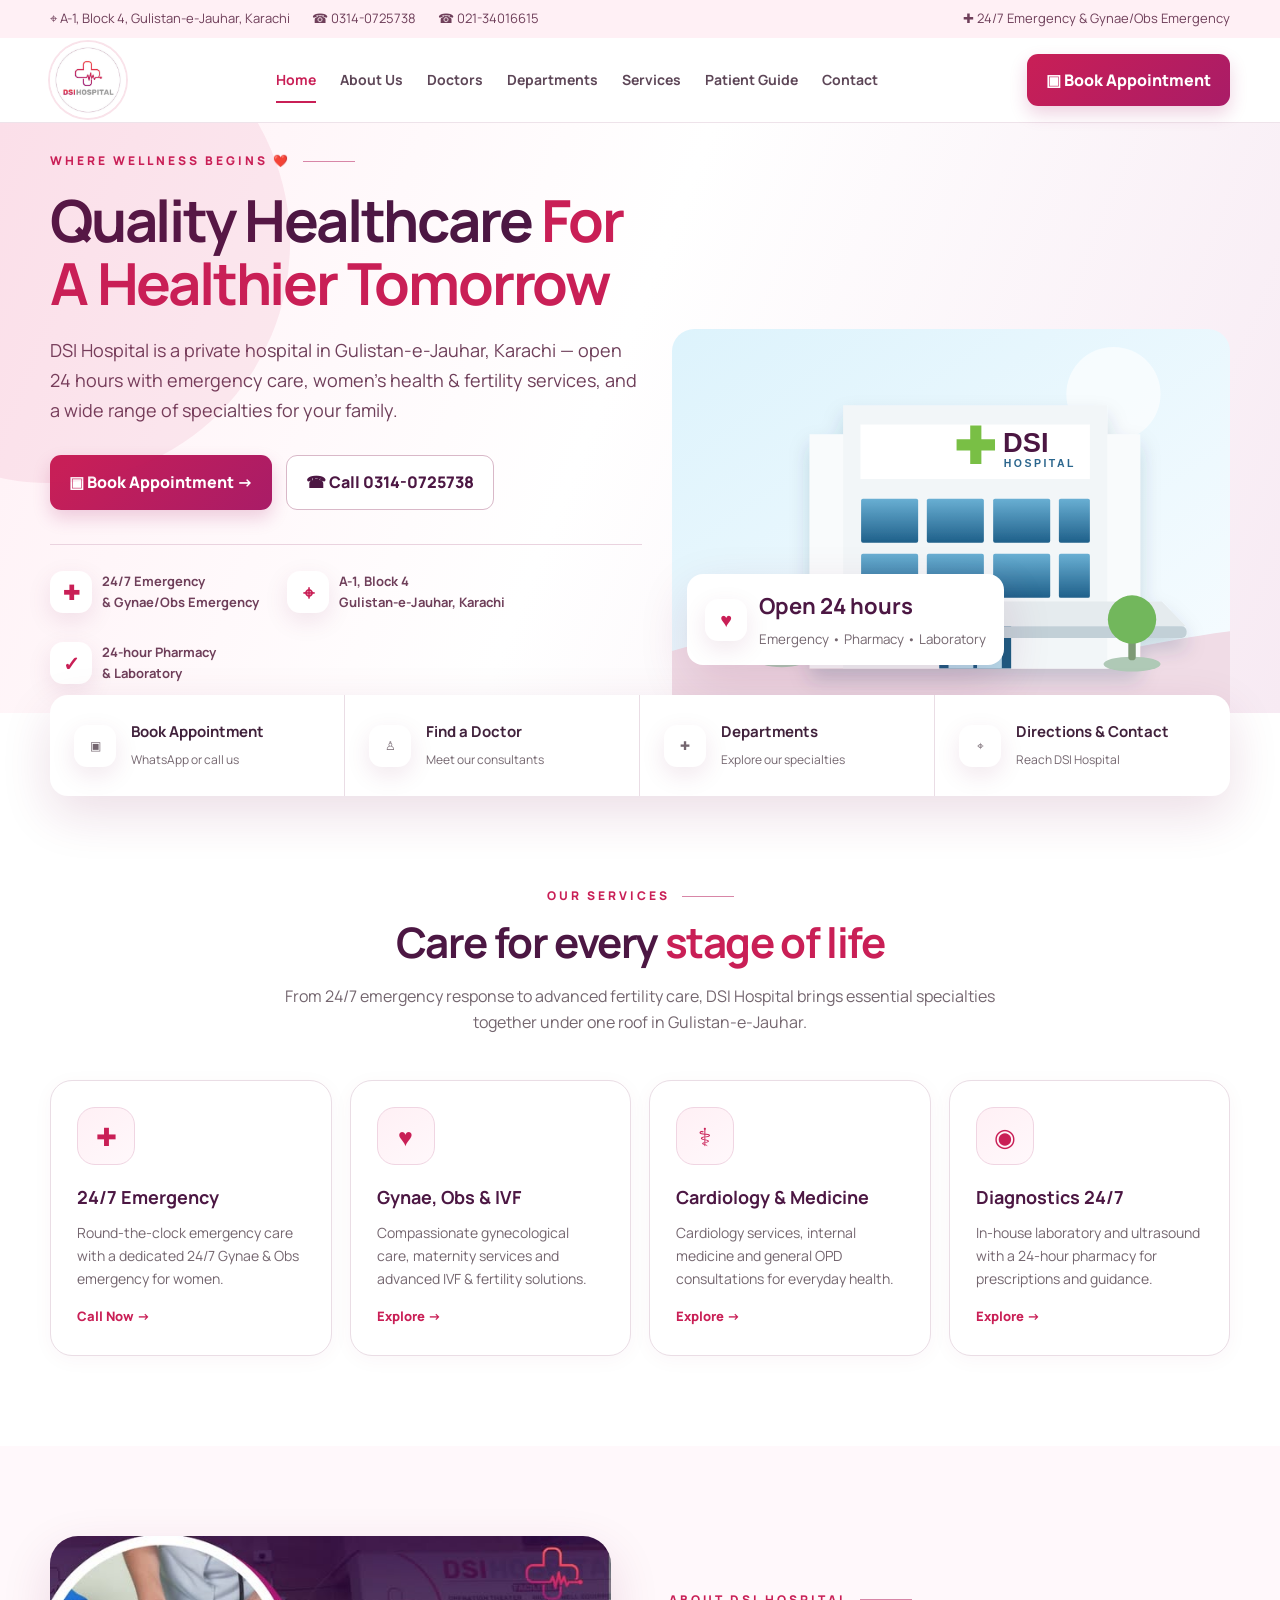
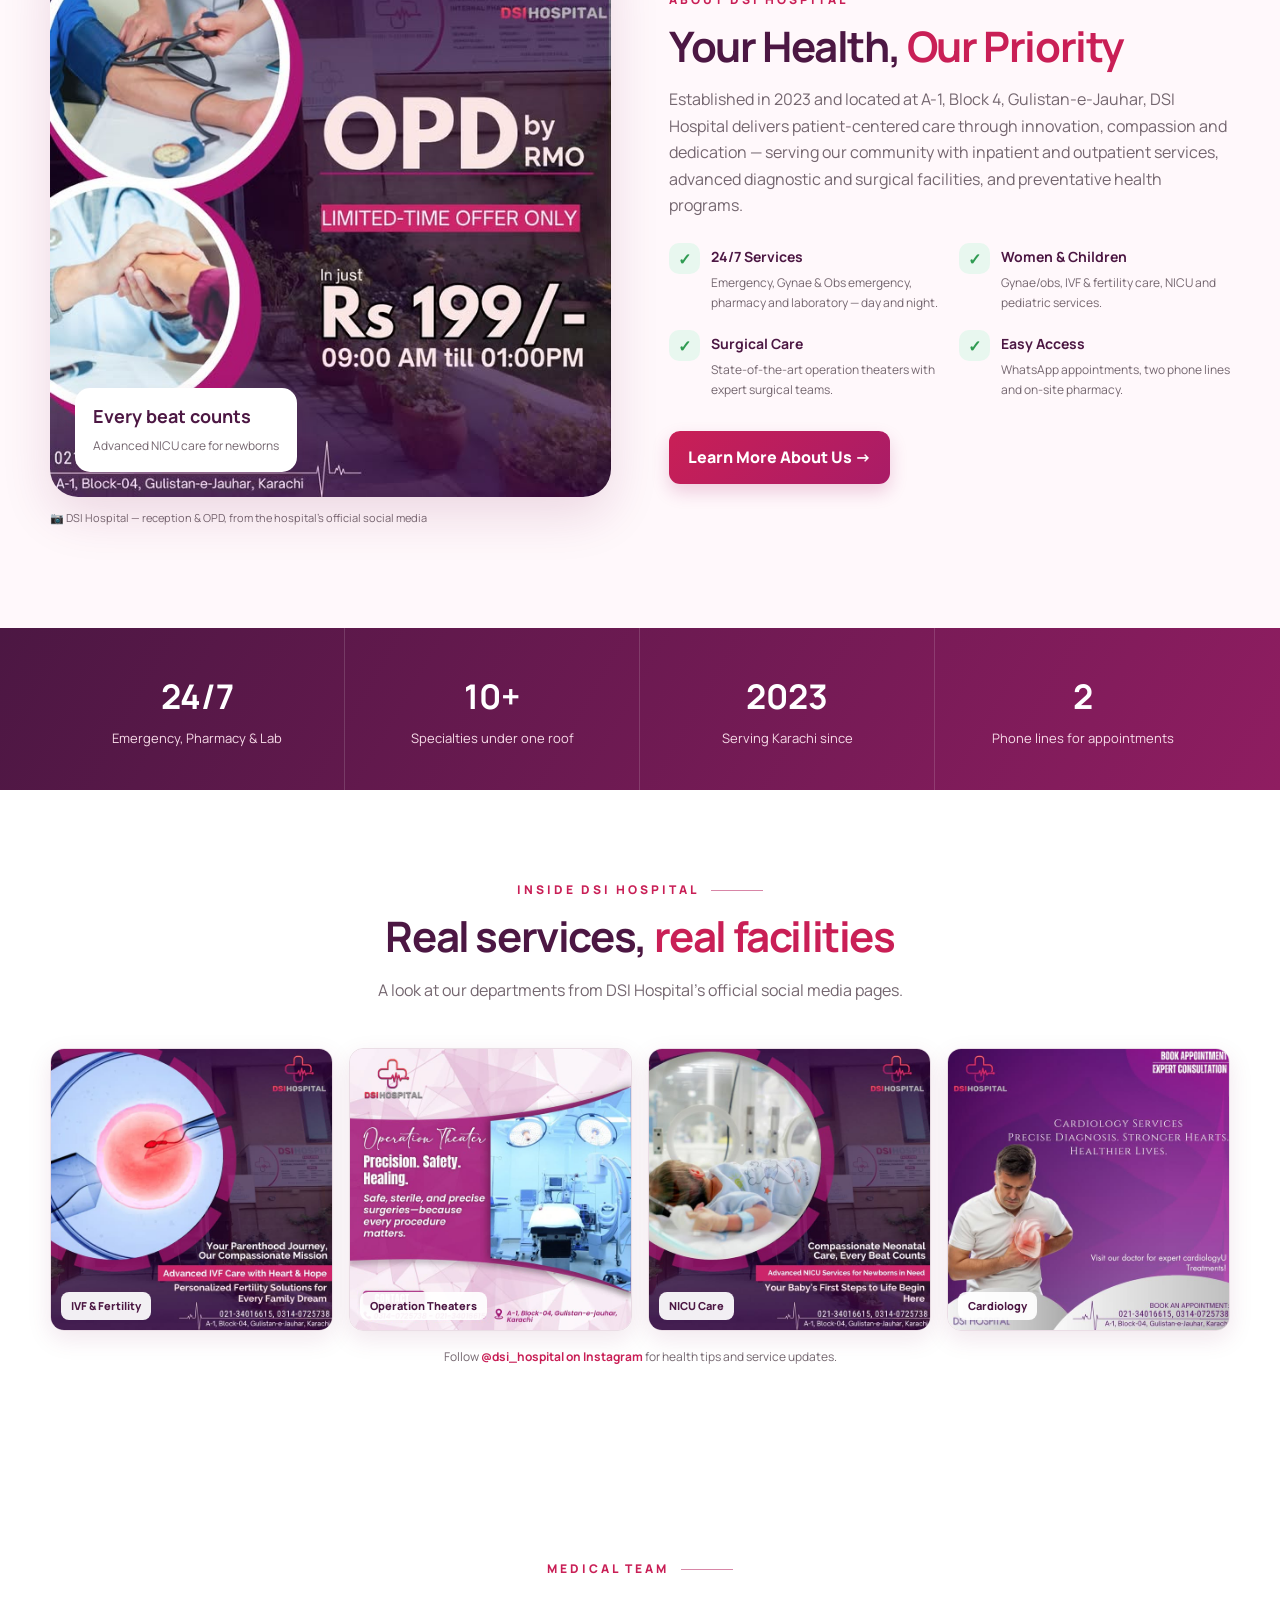
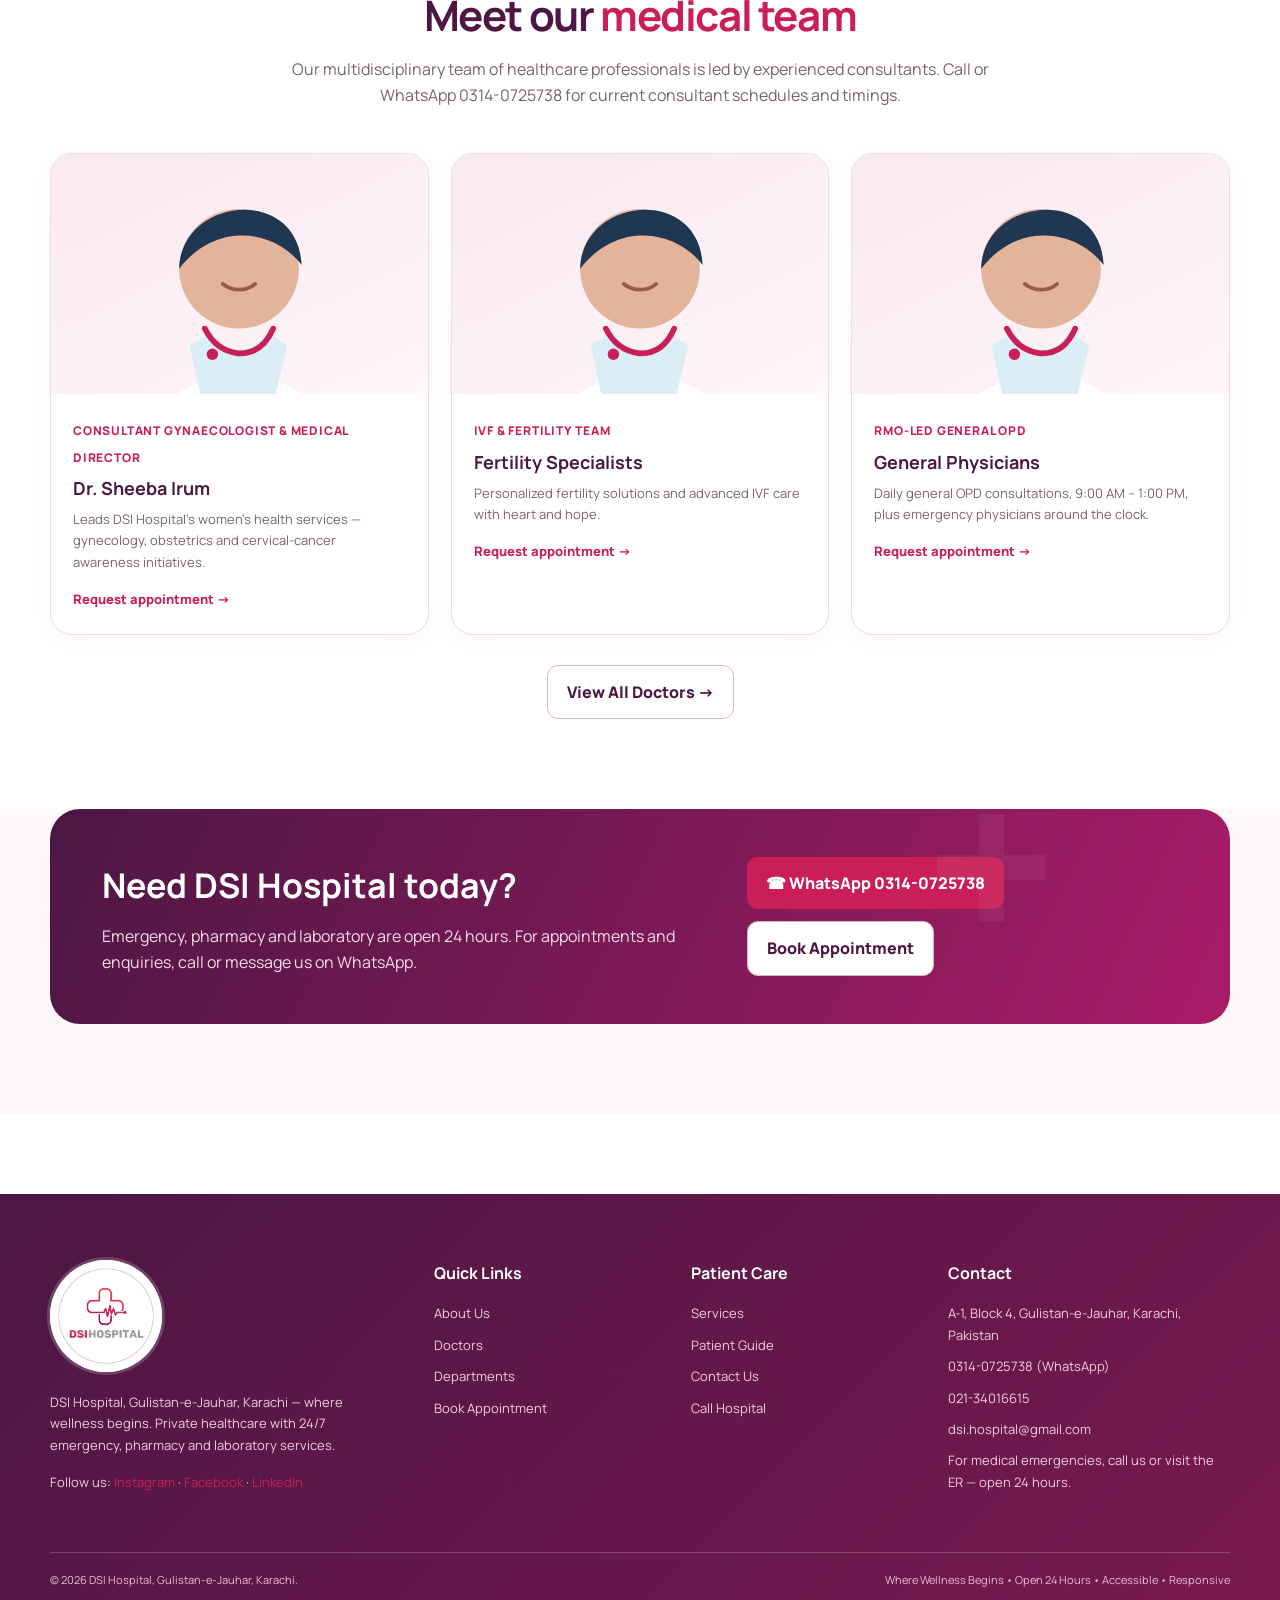
<file: index.html>
<!doctype html><html lang="en"><head><meta charset="utf-8"><meta name="viewport" content="width=device-width,initial-scale=1"><title>DSI Hospital | Gulistan-e-Jauhar, Karachi — Where Wellness Begins</title><meta name="description" content="DSI Hospital, A-1 Block 4 Gulistan-e-Jauhar Karachi. Open 24 hours with 24/7 emergency, gynae & obs, IVF/fertility, NICU, cardiology, ENT, urology, pediatrics, pharmacy and laboratory services. Call 0314-0725738."><link rel="stylesheet" href="assets/css/style.css"></head><body data-page="home"><div id="site-header"></div>
<main>
<section class="hero"><div class="container hero-grid"><div><div class="eyebrow">Where Wellness Begins ❤️</div><h1>Quality Healthcare <span>For A Healthier Tomorrow</span></h1><p class="lead">DSI Hospital is a private hospital in Gulistan-e-Jauhar, Karachi — open 24 hours with emergency care, women's health & fertility services, and a wide range of specialties for your family.</p><div class="hero-actions"><a class="btn btn-primary" href="appointment.html">▣ Book Appointment →</a><a class="btn btn-secondary" href="tel:+923140725738">☎ Call 0314-0725738</a></div><div class="hero-facts"><div class="hero-fact"><span class="fact-icon">✚</span><span>24/7 Emergency<br>& Gynae/Obs Emergency</span></div><div class="hero-fact"><span class="fact-icon">⌖</span><span>A-1, Block 4<br>Gulistan-e-Jauhar, Karachi</span></div><div class="hero-fact"><span class="fact-icon">✓</span><span>24-hour Pharmacy<br>& Laboratory</span></div></div></div><div class="hero-visual"><img src="assets/images/hospital-building.svg" alt="Illustration of DSI Hospital building"><div class="hero-card"><span class="mini-icon">♥</span><div><strong>Open 24 hours</strong><small>Emergency • Pharmacy • Laboratory</small></div></div></div></div></section>
<div class="container quick-strip"><div class="quick-grid"><a class="quick-card" href="appointment.html"><span class="mini-icon">▣</span><div><strong>Book Appointment</strong><span>WhatsApp or call us</span></div></a><a class="quick-card" href="doctors.html"><span class="mini-icon">♙</span><div><strong>Find a Doctor</strong><span>Meet our consultants</span></div></a><a class="quick-card" href="departments.html"><span class="mini-icon">✚</span><div><strong>Departments</strong><span>Explore our specialties</span></div></a><a class="quick-card" href="contact.html"><span class="mini-icon">⌖</span><div><strong>Directions & Contact</strong><span>Reach DSI Hospital</span></div></a></div></div>

<section class="section"><div class="container"><div class="section-title"><div class="eyebrow" style="justify-content:center">Our Services</div><h2>Care for every <span>stage of life</span></h2><p>From 24/7 emergency response to advanced fertility care, DSI Hospital brings essential specialties together under one roof in Gulistan-e-Jauhar.</p></div><div class="grid-4">
<div class="card"><div class="service-icon">✚</div><h3>24/7 Emergency</h3><p>Round-the-clock emergency care with a dedicated 24/7 Gynae & Obs emergency for women.</p><a class="link" href="tel:+923140725738">Call Now →</a></div>
<div class="card"><div class="service-icon">♥</div><h3>Gynae, Obs & IVF</h3><p>Compassionate gynecological care, maternity services and advanced IVF & fertility solutions.</p><a class="link" href="departments.html">Explore →</a></div>
<div class="card"><div class="service-icon">⚕</div><h3>Cardiology & Medicine</h3><p>Cardiology services, internal medicine and general OPD consultations for everyday health.</p><a class="link" href="departments.html">Explore →</a></div>
<div class="card"><div class="service-icon">◉</div><h3>Diagnostics 24/7</h3><p>In-house laboratory and ultrasound with a 24-hour pharmacy for prescriptions and guidance.</p><a class="link" href="services.html">Explore →</a></div>
</div></div></section>

<section class="section soft"><div class="container split"><div><div class="media-card"><img src="assets/images/social/opd-reception.jpg" alt="DSI Hospital reception and OPD area, Gulistan-e-Jauhar, Karachi"><div class="overlay-stat"><strong>Every beat counts</strong><span>Advanced NICU care for newborns</span></div></div><p class="photo-caption">📷 DSI Hospital — reception & OPD, from the hospital's official social media</p></div><div class="split-copy"><div class="eyebrow">About DSI Hospital</div><h2>Your Health, <span>Our Priority</span></h2><p>Established in 2023 and located at A-1, Block 4, Gulistan-e-Jauhar, DSI Hospital delivers patient-centered care through innovation, compassion and dedication — serving our community with inpatient and outpatient services, advanced diagnostic and surgical facilities, and preventative health programs.</p><div class="check-grid"><div class="check-item"><span class="check-dot">✓</span><div><b>24/7 Services</b><p>Emergency, Gynae & Obs emergency, pharmacy and laboratory — day and night.</p></div></div><div class="check-item"><span class="check-dot">✓</span><div><b>Women & Children</b><p>Gynae/obs, IVF & fertility care, NICU and pediatric services.</p></div></div><div class="check-item"><span class="check-dot">✓</span><div><b>Surgical Care</b><p>State-of-the-art operation theaters with expert surgical teams.</p></div></div><div class="check-item"><span class="check-dot">✓</span><div><b>Easy Access</b><p>WhatsApp appointments, two phone lines and on-site pharmacy.</p></div></div></div><a class="btn btn-primary" href="about.html">Learn More About Us →</a></div></div></section>

<section class="stats"><div class="container stats-grid"><div class="stat"><strong>24/7</strong><span>Emergency, Pharmacy & Lab</span></div><div class="stat"><strong>10+</strong><span>Specialties under one roof</span></div><div class="stat"><strong>2023</strong><span>Serving Karachi since</span></div><div class="stat"><strong>2</strong><span>Phone lines for appointments</span></div></div></section>

<section class="section"><div class="container"><div class="section-title"><div class="eyebrow" style="justify-content:center">Inside DSI Hospital</div><h2>Real services, <span>real facilities</span></h2><p>A look at our departments from DSI Hospital's official social media pages.</p></div><div class="gallery-grid">
<a class="gallery-item" href="departments.html"><img src="assets/images/social/ivf-fertility.jpg" alt="Advanced IVF care at DSI Hospital — your parenthood journey, our compassionate mission" loading="lazy"><span>IVF & Fertility</span></a>
<a class="gallery-item" href="departments.html"><img src="assets/images/social/operation-theater.jpg" alt="State-of-the-art operation theaters at DSI Hospital" loading="lazy"><span>Operation Theaters</span></a>
<a class="gallery-item" href="departments.html"><img src="assets/images/social/nicu.jpg" alt="Advanced NICU services for newborns at DSI Hospital" loading="lazy"><span>NICU Care</span></a>
<a class="gallery-item" href="departments.html"><img src="assets/images/social/cardiology.jpg" alt="Cardiology services at DSI Hospital — precise diagnosis, stronger hearts" loading="lazy"><span>Cardiology</span></a>
</div><p class="gallery-note">Follow <a href="https://www.instagram.com/dsi_hospital/" target="_blank" rel="noopener" style="color:var(--blue);font-weight:700">@dsi_hospital on Instagram</a> for health tips and service updates.</p></div></section>

<section class="section"><div class="container"><div class="section-title"><div class="eyebrow" style="justify-content:center">Medical Team</div><h2>Meet our <span>medical team</span></h2><p>Our multidisciplinary team of healthcare professionals is led by experienced consultants. Call or WhatsApp 0314-0725738 for current consultant schedules and timings.</p></div><div class="grid-3">
<div class="card doctor-card"><div class="doctor-photo"><img src="assets/images/doctor.svg" alt="Doctor illustration"></div><div class="doctor-info"><span class="role">Consultant Gynaecologist & Medical Director</span><h3>Dr. Sheeba Irum</h3><p>Leads DSI Hospital's women's health services — gynecology, obstetrics and cervical-cancer awareness initiatives.</p><a class="link" href="appointment.html">Request appointment →</a></div></div>
<div class="card doctor-card"><div class="doctor-photo"><img src="assets/images/doctor.svg" alt="Doctor illustration"></div><div class="doctor-info"><span class="role">IVF & Fertility Team</span><h3>Fertility Specialists</h3><p>Personalized fertility solutions and advanced IVF care with heart and hope.</p><a class="link" href="appointment.html">Request appointment →</a></div></div>
<div class="card doctor-card"><div class="doctor-photo"><img src="assets/images/doctor.svg" alt="Doctor illustration"></div><div class="doctor-info"><span class="role">RMO-led General OPD</span><h3>General Physicians</h3><p>Daily general OPD consultations, 9:00 AM – 1:00 PM, plus emergency physicians around the clock.</p><a class="link" href="appointment.html">Request appointment →</a></div></div>
</div><div style="text-align:center;margin-top:30px"><a class="btn btn-secondary" href="doctors.html">View All Doctors →</a></div></div></section>

<section class="section soft" style="padding-top:0"><div class="container"><div class="cta-band"><div><h2>Need DSI Hospital today?</h2><p>Emergency, pharmacy and laboratory are open 24 hours. For appointments and enquiries, call or message us on WhatsApp.</p></div><div style="display:flex;gap:12px;flex-wrap:wrap"><a class="btn btn-green" href="https://wa.me/923140725738" target="_blank" rel="noopener">☎ WhatsApp 0314-0725738</a><a class="btn btn-secondary" href="appointment.html">Book Appointment</a></div></div></div></section>
</main><div id="site-footer"></div><script src="assets/js/main.js"></script></body></html>
</file>
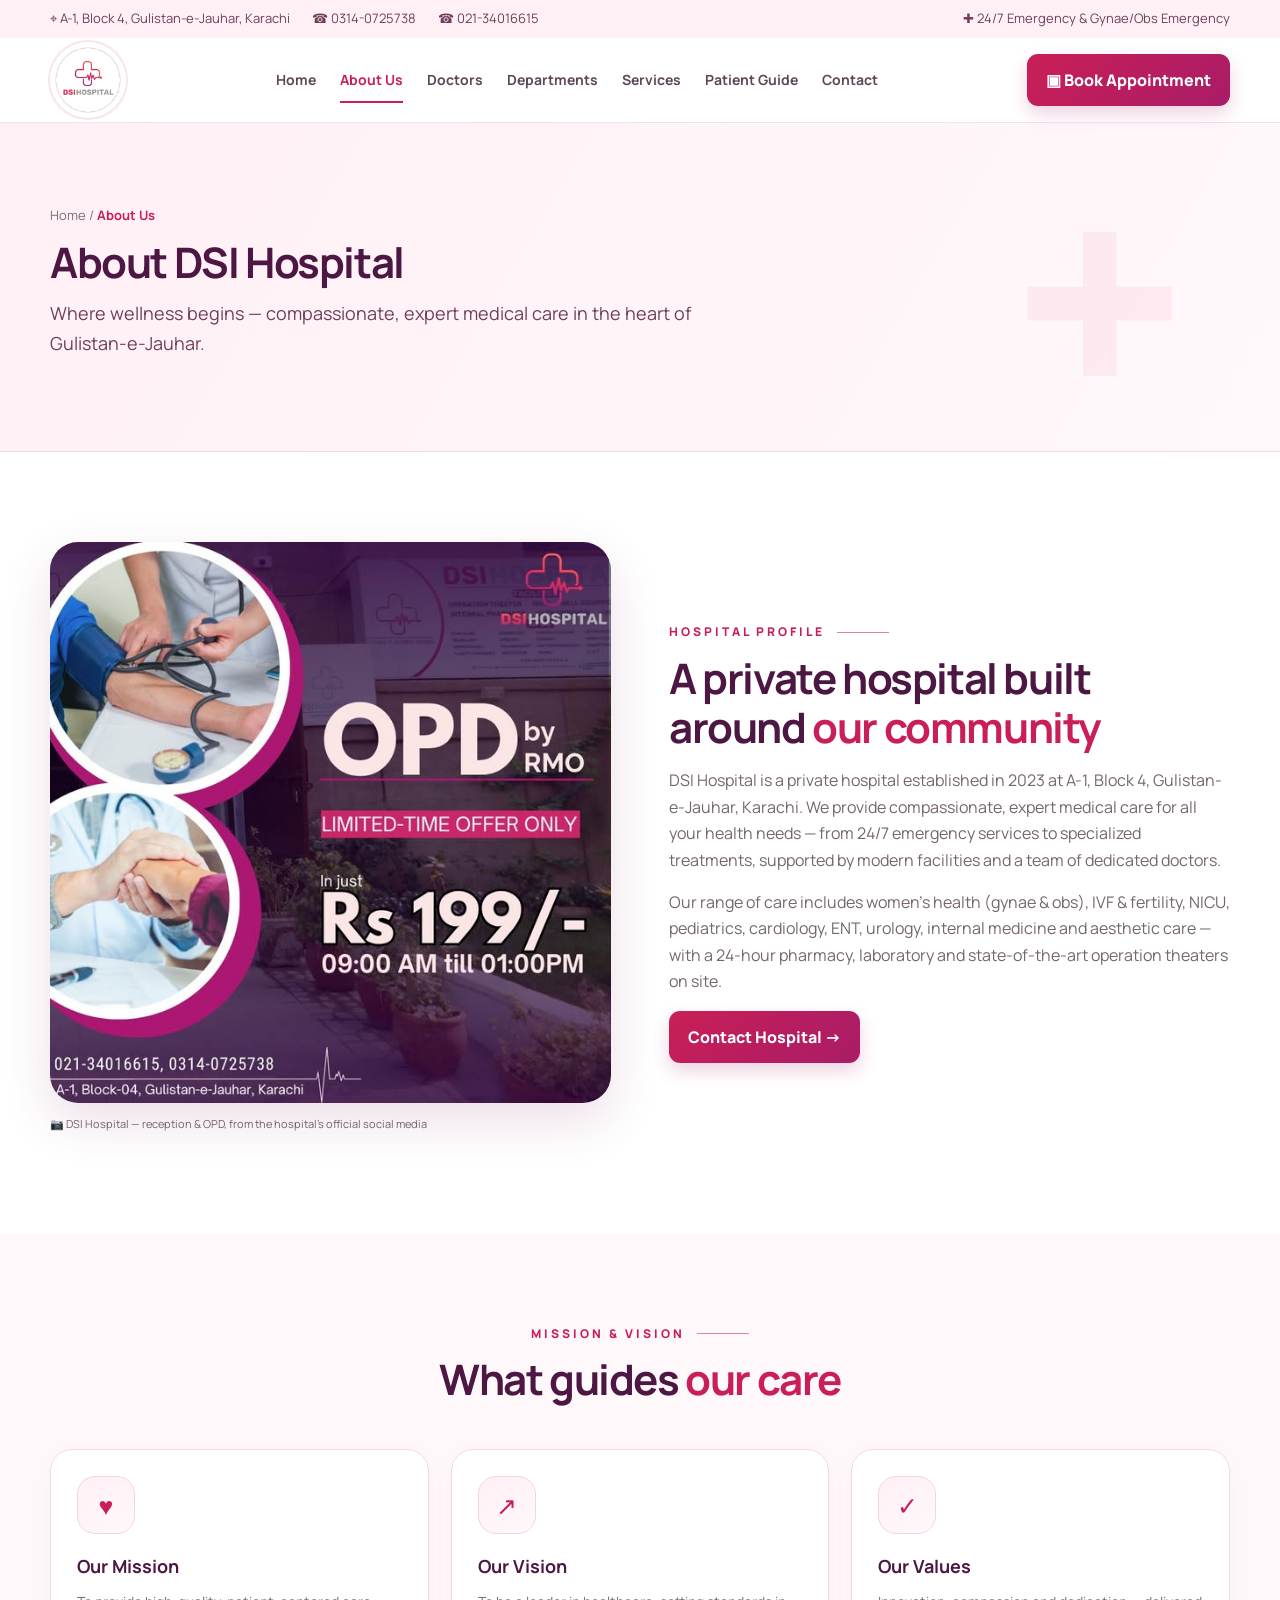
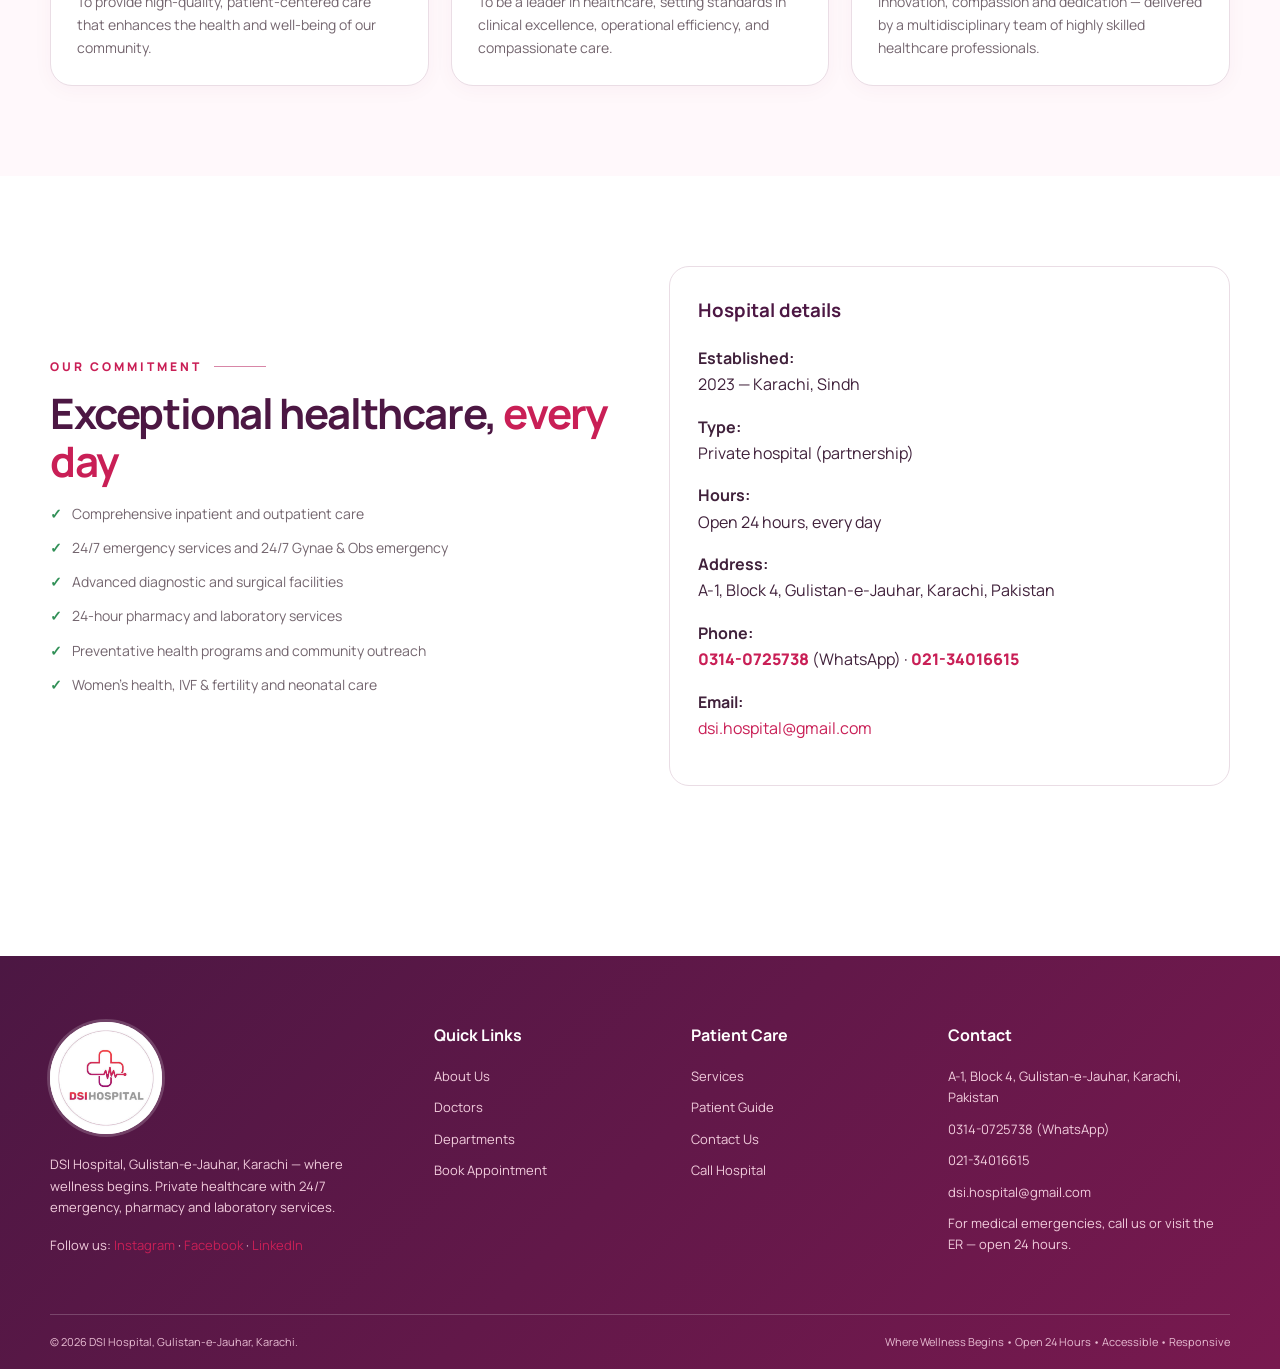
<file: about.html>
<!doctype html><html lang="en"><head><meta charset="utf-8"><meta name="viewport" content="width=device-width,initial-scale=1"><title>About Us | DSI Hospital Karachi</title><meta name="description" content="About DSI Hospital — a private hospital established in 2023 at A-1, Block 4, Gulistan-e-Jauhar, Karachi. Open 24 hours with emergency, women's health, fertility and diagnostic services."><link rel="stylesheet" href="assets/css/style.css"></head><body data-page="about"><div id="site-header"></div><main>
<section class="page-hero"><div class="container"><div class="breadcrumbs"><a href="index.html">Home</a> / <b>About Us</b></div><h1>About DSI Hospital</h1><p class="lead">Where wellness begins — compassionate, expert medical care in the heart of Gulistan-e-Jauhar.</p></div></section>
<section class="section"><div class="container split"><div><div class="media-card"><img src="assets/images/social/opd-reception.jpg" alt="DSI Hospital reception and OPD area, Gulistan-e-Jauhar, Karachi"></div><p class="photo-caption">📷 DSI Hospital — reception & OPD, from the hospital's official social media</p></div><div class="split-copy"><div class="eyebrow">Hospital Profile</div><h2>A private hospital built around <span>our community</span></h2><p>DSI Hospital is a private hospital established in 2023 at A-1, Block 4, Gulistan-e-Jauhar, Karachi. We provide compassionate, expert medical care for all your health needs — from 24/7 emergency services to specialized treatments, supported by modern facilities and a team of dedicated doctors.</p><p>Our range of care includes women's health (gynae & obs), IVF & fertility, NICU, pediatrics, cardiology, ENT, urology, internal medicine and aesthetic care — with a 24-hour pharmacy, laboratory and state-of-the-art operation theaters on site.</p><a href="contact.html" class="btn btn-primary">Contact Hospital →</a></div></div></section>
<section class="section soft"><div class="container"><div class="section-title"><div class="eyebrow" style="justify-content:center">Mission & Vision</div><h2>What guides <span>our care</span></h2></div><div class="grid-3"><div class="card"><div class="service-icon">♥</div><h3>Our Mission</h3><p>To provide high-quality, patient-centered care that enhances the health and well-being of our community.</p></div><div class="card"><div class="service-icon">↗</div><h3>Our Vision</h3><p>To be a leader in healthcare, setting standards in clinical excellence, operational efficiency, and compassionate care.</p></div><div class="card"><div class="service-icon">✓</div><h3>Our Values</h3><p>Innovation, compassion and dedication — delivered by a multidisciplinary team of highly skilled healthcare professionals.</p></div></div></div></section>
<section class="section"><div class="container split"><div class="split-copy"><div class="eyebrow">Our Commitment</div><h2>Exceptional healthcare, <span>every day</span></h2><ul class="list-clean"><li>Comprehensive inpatient and outpatient care</li><li>24/7 emergency services and 24/7 Gynae & Obs emergency</li><li>Advanced diagnostic and surgical facilities</li><li>24-hour pharmacy and laboratory services</li><li>Preventative health programs and community outreach</li><li>Women's health, IVF & fertility and neonatal care</li></ul></div><div class="info-panel"><h3>Hospital details</h3><p><b>Established:</b><br>2023 — Karachi, Sindh</p><p><b>Type:</b><br>Private hospital (partnership)</p><p><b>Hours:</b><br>Open 24 hours, every day</p><p><b>Address:</b><br>A-1, Block 4, Gulistan-e-Jauhar, Karachi, Pakistan</p><p><b>Phone:</b><br><a href="tel:+923140725738" style="color:var(--blue);font-weight:800">0314-0725738</a> (WhatsApp) · <a href="tel:+922134016615" style="color:var(--blue);font-weight:800">021-34016615</a></p><p><b>Email:</b><br><a href="mailto:dsi.hospital@gmail.com" style="color:var(--blue)">dsi.hospital@gmail.com</a></p></div></div></section>
</main><div id="site-footer"></div><script src="assets/js/main.js"></script></body></html>
</file>
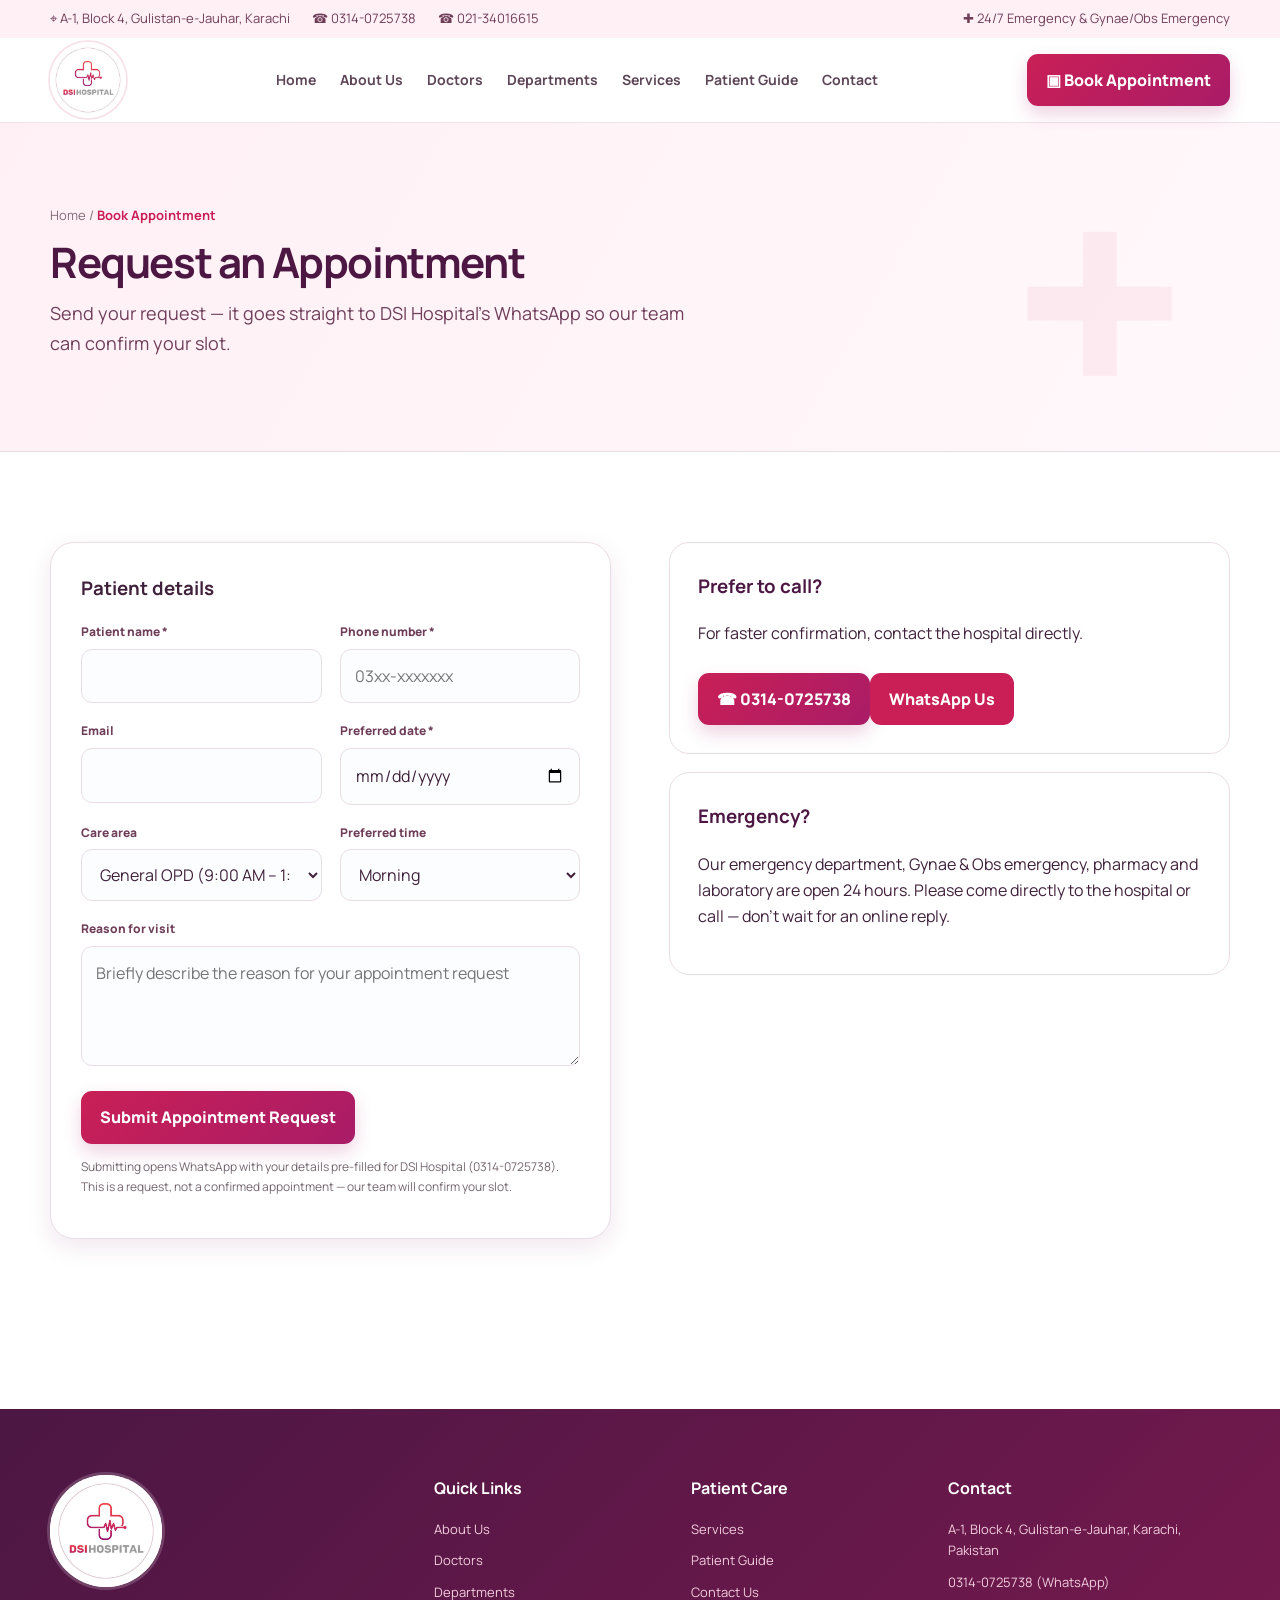
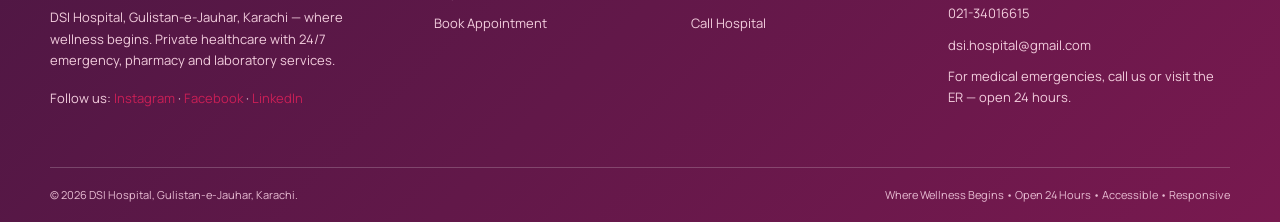
<file: appointment.html>
<!doctype html><html lang="en"><head><meta charset="utf-8"><meta name="viewport" content="width=device-width,initial-scale=1"><title>Book Appointment | DSI Hospital Karachi</title><meta name="description" content="Request an appointment at DSI Hospital, Gulistan-e-Jauhar, Karachi — online form, WhatsApp 0314-0725738 or landline 021-34016615. Open 24 hours."><link rel="stylesheet" href="assets/css/style.css"></head><body data-page="appointment"><div id="site-header"></div><main>
<section class="page-hero"><div class="container"><div class="breadcrumbs"><a href="index.html">Home</a> / <b>Book Appointment</b></div><h1>Request an Appointment</h1><p class="lead">Send your request — it goes straight to DSI Hospital's WhatsApp so our team can confirm your slot.</p></div></section>
<section class="section"><div class="container split" style="align-items:start"><form class="form-card" data-demo-form="appointment"><h3>Patient details</h3><div class="form-grid"><div class="field"><label>Patient name *</label><input name="patientName" required></div><div class="field"><label>Phone number *</label><input name="phone" required placeholder="03xx-xxxxxxx"></div><div class="field"><label>Email</label><input type="email" name="email"></div><div class="field"><label>Preferred date *</label><input type="date" name="date" required></div><div class="field"><label>Care area</label><select name="department"><option>General OPD (9:00 AM – 1:00 PM)</option><option>Gynae & Obs / Women's Health</option><option>IVF & Fertility</option><option>Cardiology</option><option>ENT</option><option>Urology</option><option>Pediatrics / Child Health</option><option>General medicine consultation</option><option>Laboratory / Ultrasound</option><option>Other / not sure</option></select></div><div class="field"><label>Preferred time</label><select name="time"><option>Morning</option><option>Afternoon</option><option>Evening</option><option>Any available time</option></select></div><div class="field full"><label>Reason for visit</label><textarea name="reason" placeholder="Briefly describe the reason for your appointment request"></textarea></div><div class="field full"><button class="btn btn-primary" type="submit">Submit Appointment Request</button><div class="alert"></div><p class="form-note">Submitting opens WhatsApp with your details pre-filled for DSI Hospital (0314-0725738). This is a request, not a confirmed appointment — our team will confirm your slot.</p></div></div></form><div><div class="info-panel"><h3>Prefer to call?</h3><p>For faster confirmation, contact the hospital directly.</p><a class="btn btn-primary" href="tel:+923140725738">☎ 0314-0725738</a><a class="btn btn-green" style="margin-top:10px" href="https://wa.me/923140725738" target="_blank" rel="noopener">WhatsApp Us</a></div><div class="info-panel" style="margin-top:18px"><h3>Emergency?</h3><p>Our emergency department, Gynae & Obs emergency, pharmacy and laboratory are open 24 hours. Please come directly to the hospital or call — don't wait for an online reply.</p></div></div></div></section>
</main><div id="site-footer"></div><script src="assets/js/main.js"></script></body></html>
</file>
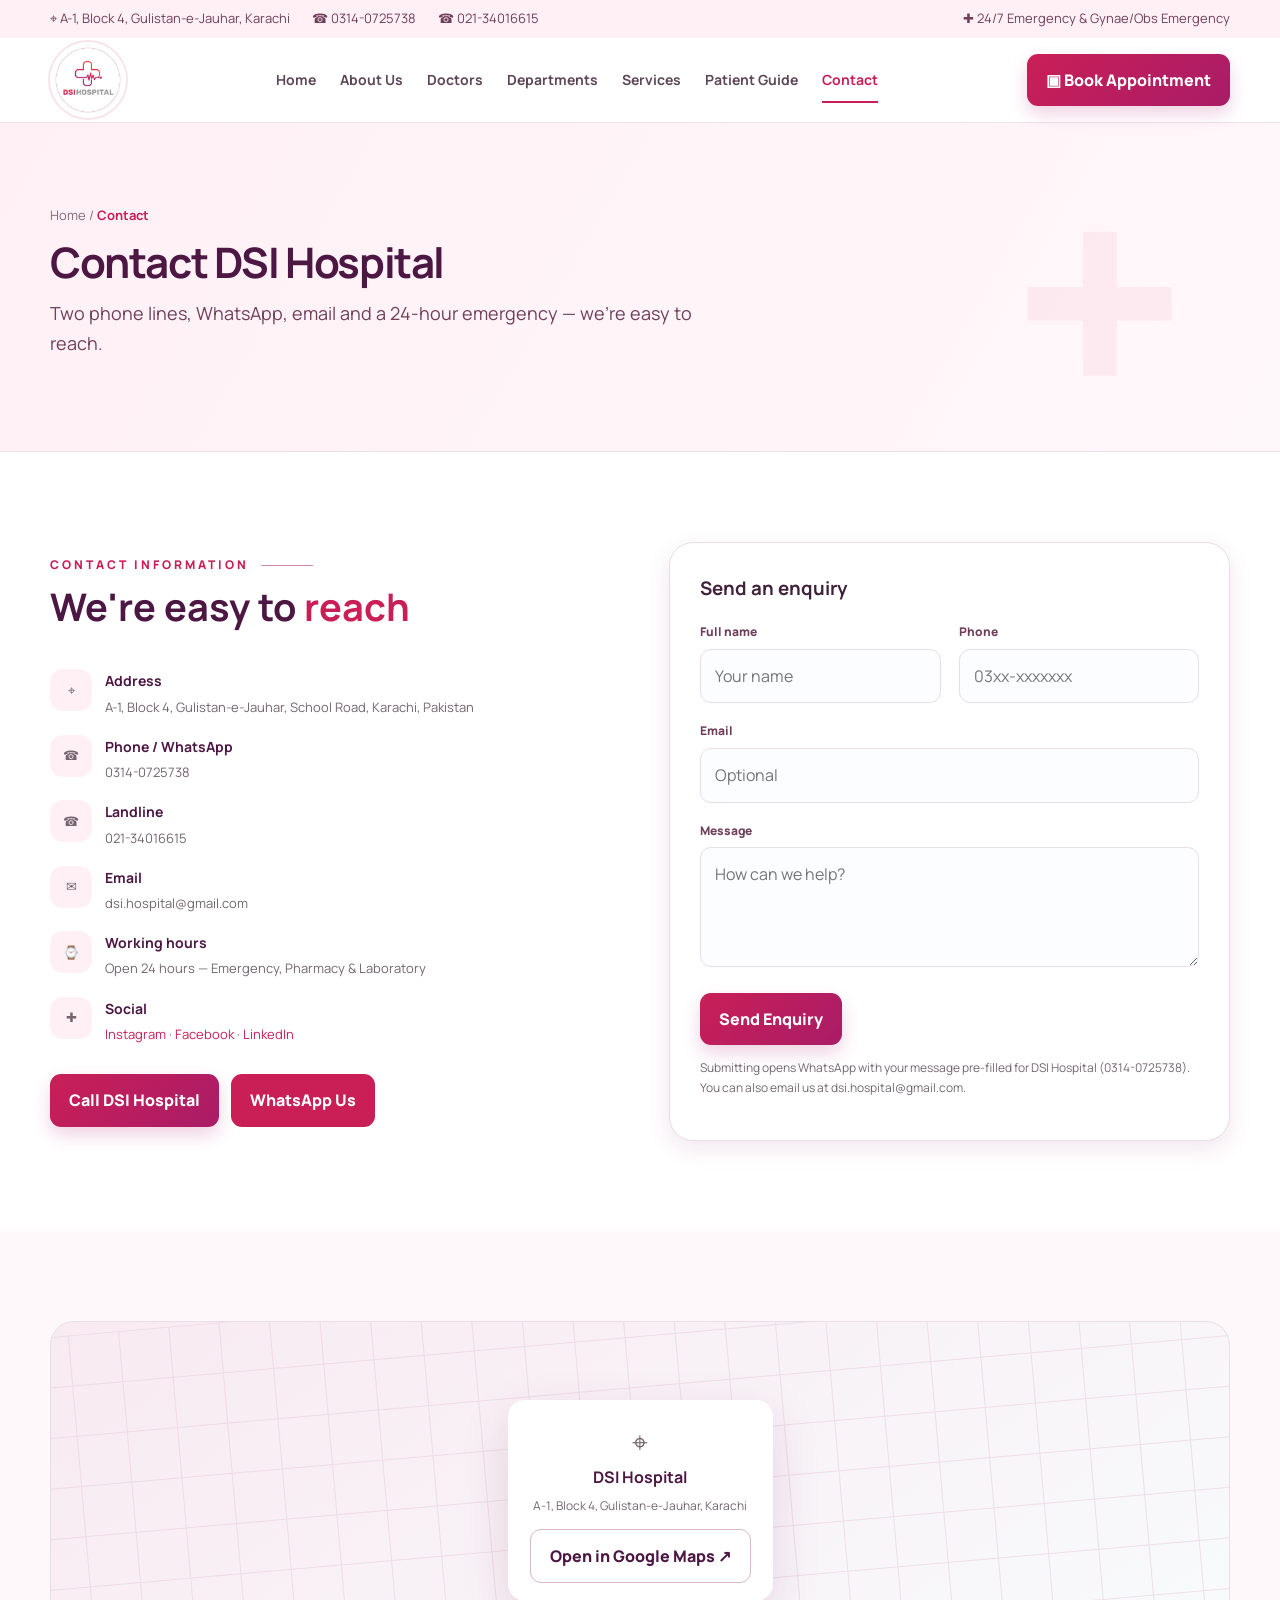
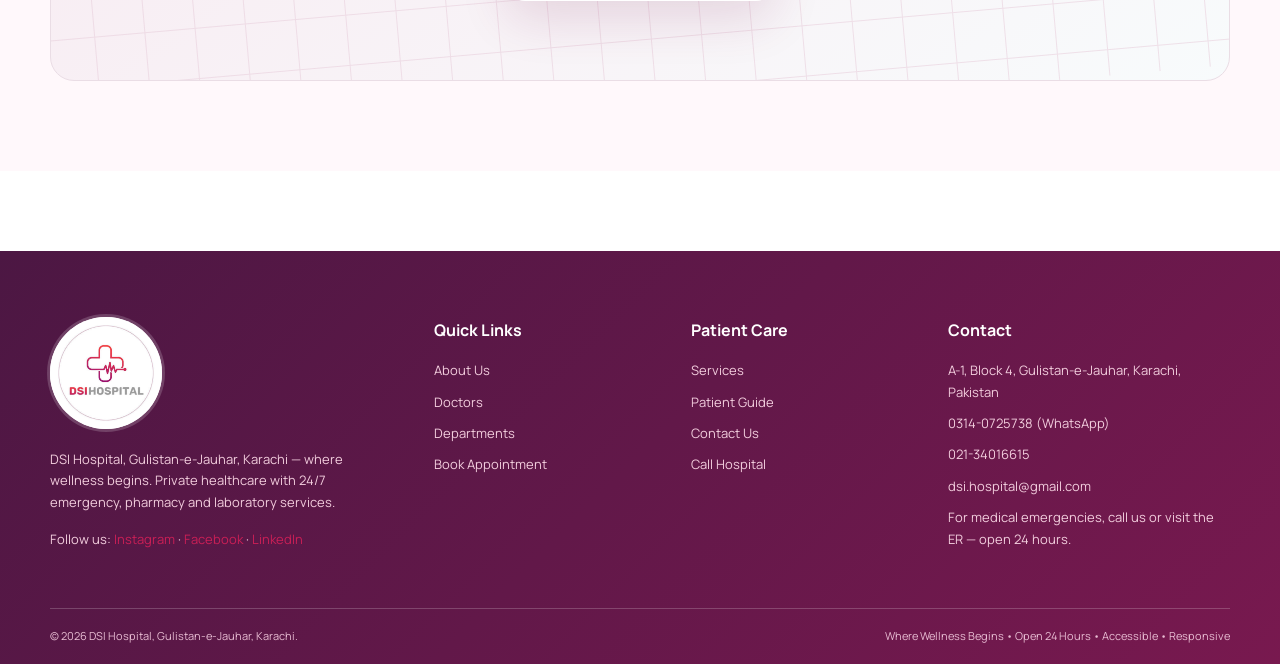
<file: contact.html>
<!doctype html><html lang="en"><head><meta charset="utf-8"><meta name="viewport" content="width=device-width,initial-scale=1"><title>Contact | DSI Hospital Karachi</title><meta name="description" content="Contact DSI Hospital: A-1, Block 4, Gulistan-e-Jauhar, Karachi. Call 0314-0725738 (WhatsApp) or 021-34016615, email dsi.hospital@gmail.com. Open 24 hours."><link rel="stylesheet" href="assets/css/style.css"></head><body data-page="contact"><div id="site-header"></div><main>
<section class="page-hero"><div class="container"><div class="breadcrumbs"><a href="index.html">Home</a> / <b>Contact</b></div><h1>Contact DSI Hospital</h1><p class="lead">Two phone lines, WhatsApp, email and a 24-hour emergency — we're easy to reach.</p></div></section>
<section class="section"><div class="container split"><div><div class="eyebrow">Contact Information</div><h2 style="font-size:38px;color:var(--navy)">We're easy to <span>reach</span></h2><div class="contact-list"><div class="contact-item"><span class="mini-icon">⌖</span><div><strong>Address</strong><span>A-1, Block 4, Gulistan-e-Jauhar, School Road, Karachi, Pakistan</span></div></div><div class="contact-item"><span class="mini-icon">☎</span><div><strong>Phone / WhatsApp</strong><a href="tel:+923140725738">0314-0725738</a></div></div><div class="contact-item"><span class="mini-icon">☎</span><div><strong>Landline</strong><a href="tel:+922134016615">021-34016615</a></div></div><div class="contact-item"><span class="mini-icon">✉</span><div><strong>Email</strong><a href="mailto:dsi.hospital@gmail.com">dsi.hospital@gmail.com</a></div></div><div class="contact-item"><span class="mini-icon">⌚</span><div><strong>Working hours</strong><span>Open 24 hours — Emergency, Pharmacy & Laboratory</span></div></div><div class="contact-item"><span class="mini-icon">✚</span><div><strong>Social</strong><span><a href="https://www.instagram.com/dsi_hospital/" target="_blank" rel="noopener" style="color:var(--blue)">Instagram</a> · <a href="https://www.facebook.com/p/DSI-Hospital-61558665913517" target="_blank" rel="noopener" style="color:var(--blue)">Facebook</a> · <a href="https://pk.linkedin.com/company/dsi-hospital" target="_blank" rel="noopener" style="color:var(--blue)">LinkedIn</a></span></div></div></div><div style="margin-top:28px;display:flex;gap:12px;flex-wrap:wrap"><a class="btn btn-primary" href="tel:+923140725738">Call DSI Hospital</a><a class="btn btn-green" href="https://wa.me/923140725738" target="_blank" rel="noopener">WhatsApp Us</a></div></div><form class="form-card" data-demo-form="contact"><h3>Send an enquiry</h3><div class="form-grid"><div class="field"><label>Full name</label><input name="name" required placeholder="Your name"></div><div class="field"><label>Phone</label><input name="phone" required placeholder="03xx-xxxxxxx"></div><div class="field full"><label>Email</label><input type="email" name="email" placeholder="Optional"></div><div class="field full"><label>Message</label><textarea name="message" required placeholder="How can we help?"></textarea></div><div class="field full"><button class="btn btn-primary" type="submit">Send Enquiry</button><div class="alert"></div><p class="form-note">Submitting opens WhatsApp with your message pre-filled for DSI Hospital (0314-0725738). You can also email us at dsi.hospital@gmail.com.</p></div></div></form></div></section>
<section class="section soft"><div class="container"><div class="map-box"><div class="map-grid"><iframe title="DSI Hospital on Google Maps" src="https://www.google.com/maps?q=DSI+Hospital,+A-1,+Block+4+Karachi,+75290&output=embed" width="100%" height="360" style="border:0;border-radius:16px" loading="lazy" referrerpolicy="no-referrer-when-downgrade" allowfullscreen></iframe></div><div class="map-pin"><span style="font-size:28px">⌖</span><b>DSI Hospital</b><span>A-1, Block 4, Gulistan-e-Jauhar, Karachi</span><div style="margin-top:12px"><a class="btn btn-secondary" target="_blank" rel="noopener" href="https://www.google.com/maps?q=DSI+Hospital,+A-1,+Block+4+Karachi,+75290">Open in Google Maps ↗</a></div></div></div></div></section>
</main><div id="site-footer"></div><script src="assets/js/main.js"></script></body></html>
</file>
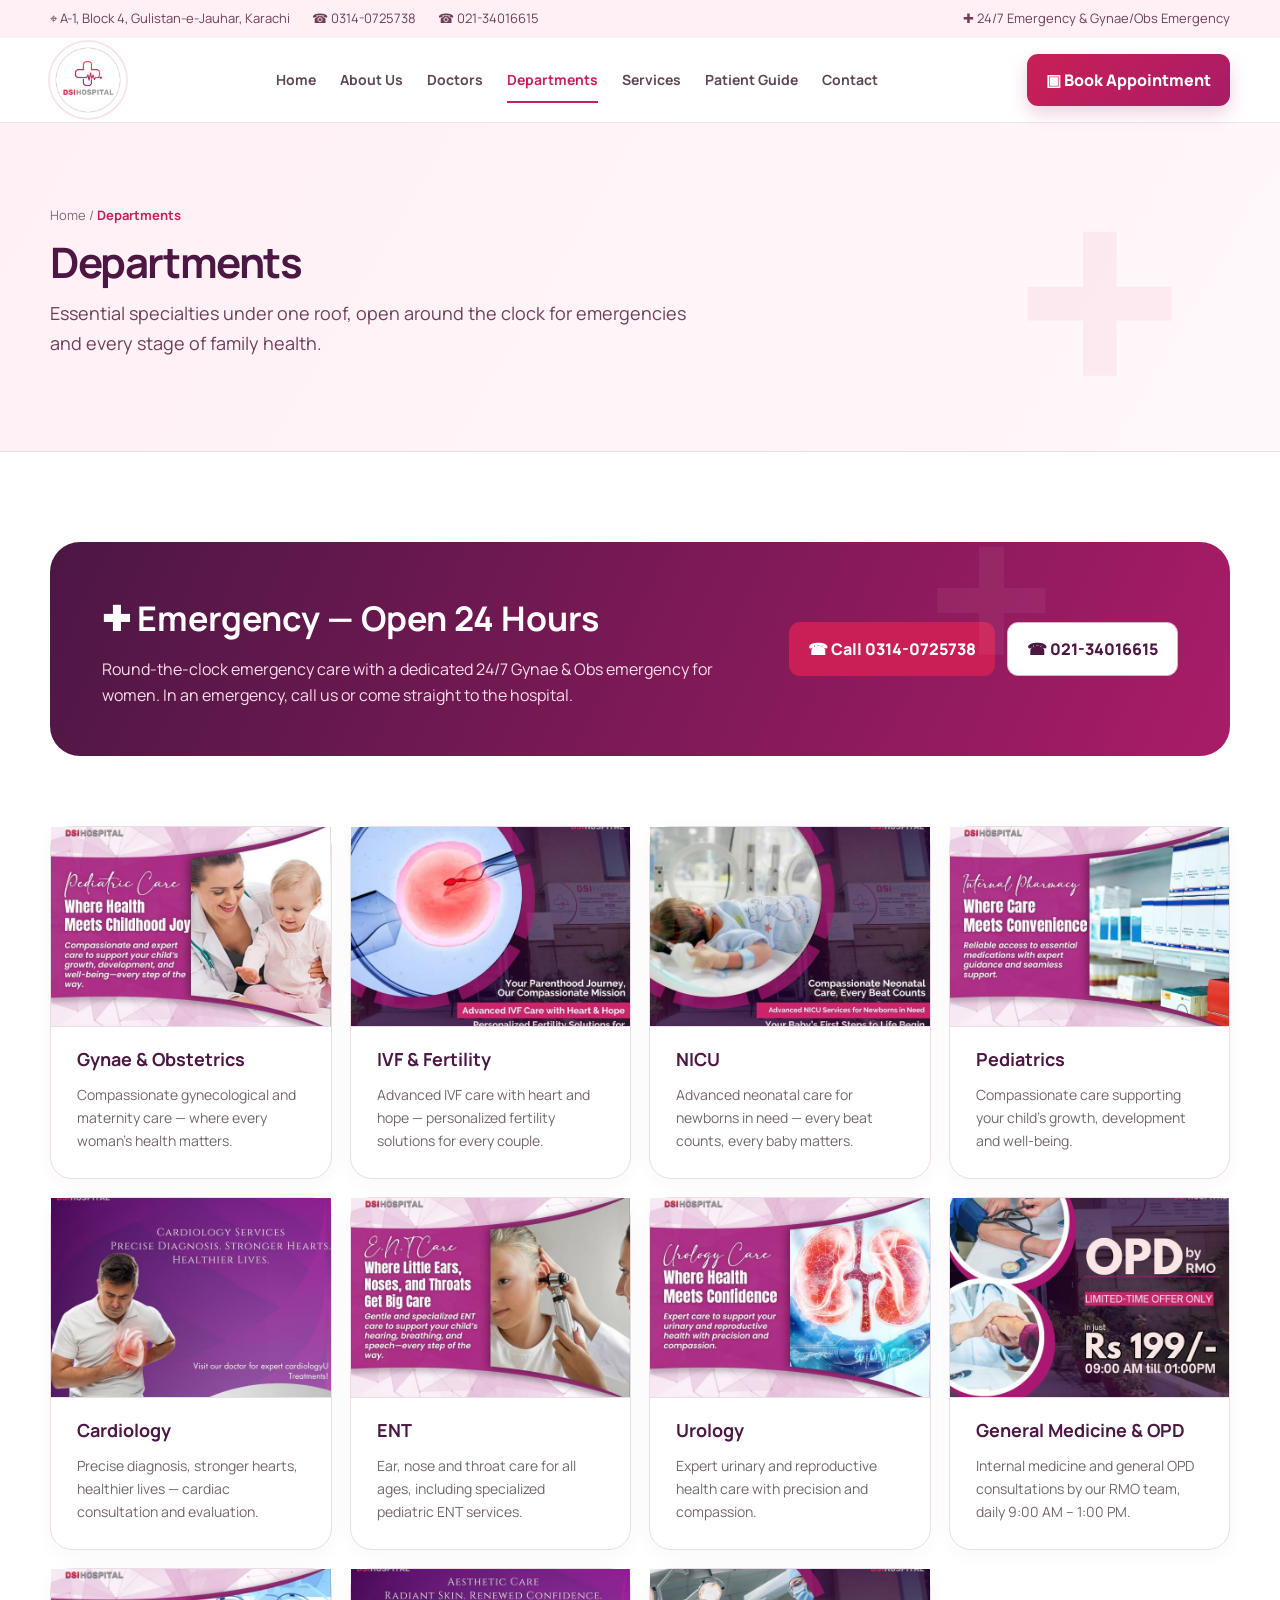
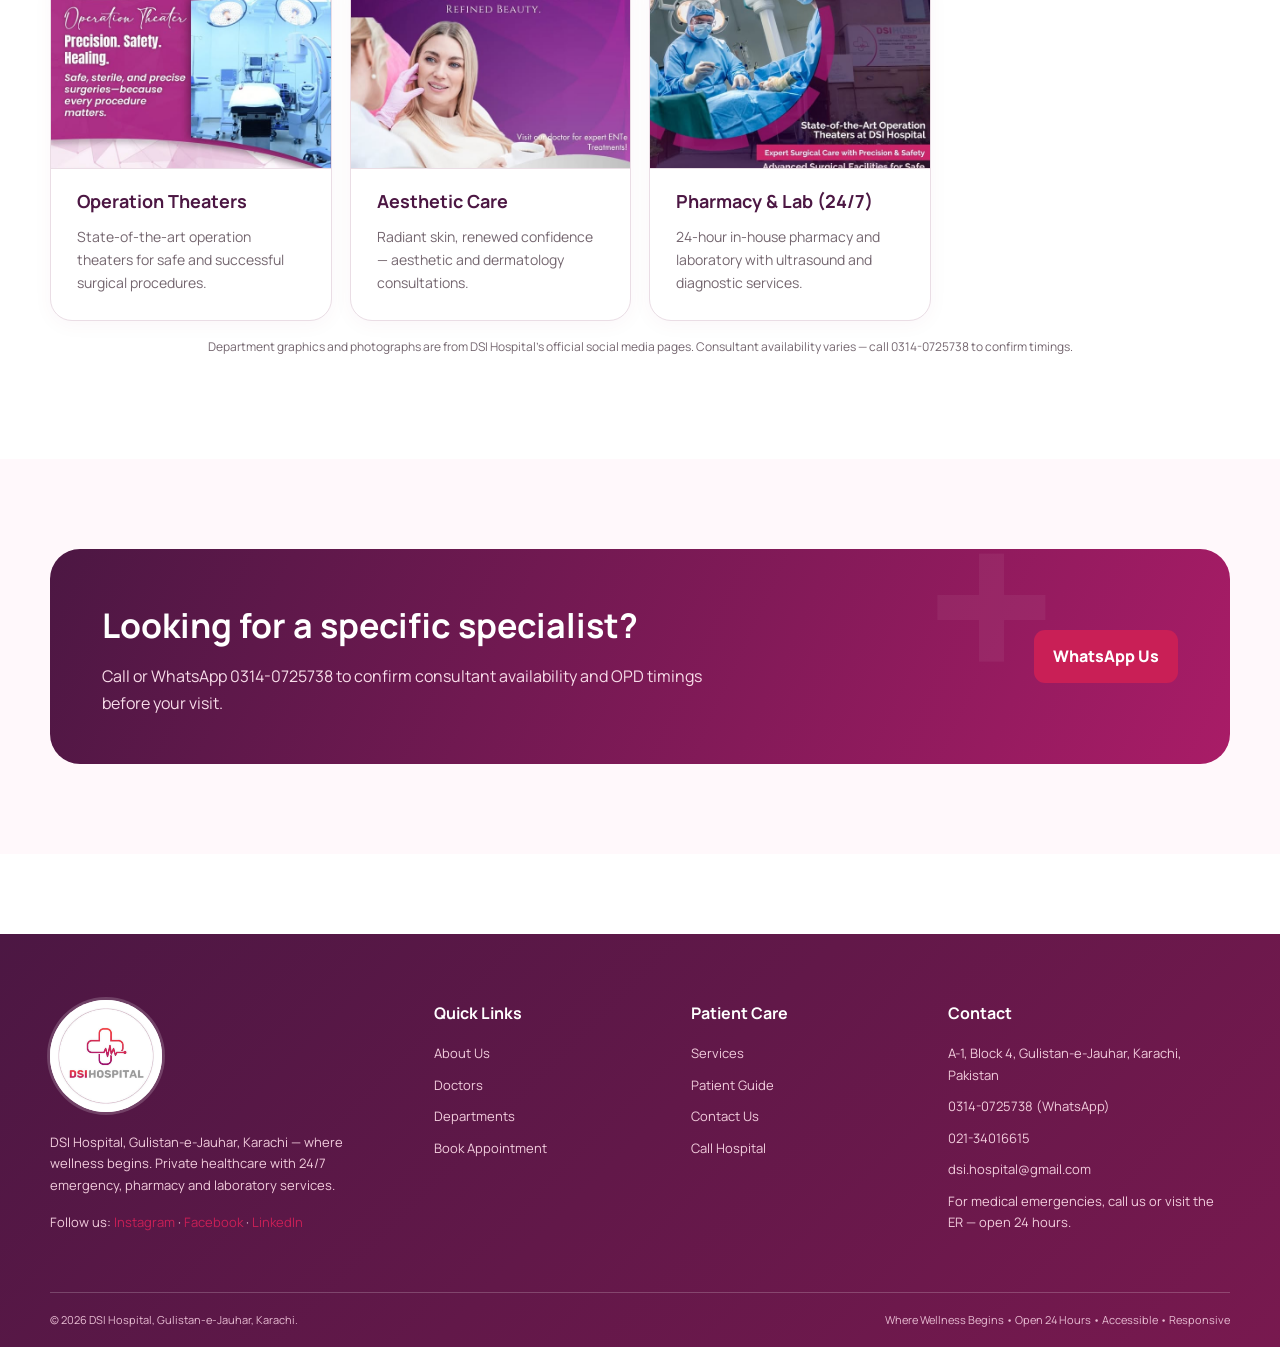
<file: departments.html>
<!doctype html><html lang="en"><head><meta charset="utf-8"><meta name="viewport" content="width=device-width,initial-scale=1"><title>Departments | DSI Hospital Karachi</title><meta name="description" content="Departments at DSI Hospital, Gulistan-e-Jauhar, Karachi: 24/7 Emergency, Gynae & Obs, IVF/Fertility, NICU, Pediatrics, Cardiology, ENT, Urology, Operation Theaters, Pharmacy and Laboratory."><link rel="stylesheet" href="assets/css/style.css"></head><body data-page="departments"><div id="site-header"></div><main>
<section class="page-hero"><div class="container"><div class="breadcrumbs"><a href="index.html">Home</a> / <b>Departments</b></div><h1>Departments</h1><p class="lead">Essential specialties under one roof, open around the clock for emergencies and every stage of family health.</p></div></section>
<section class="section" style="padding-bottom:0"><div class="container"><div class="cta-band" style="margin-bottom:60px"><div><h2>✚ Emergency — Open 24 Hours</h2><p>Round-the-clock emergency care with a dedicated 24/7 Gynae &amp; Obs emergency for women. In an emergency, call us or come straight to the hospital.</p></div><div style="display:flex;gap:12px;flex-wrap:wrap"><a class="btn btn-green" href="tel:+923140725738">☎ Call 0314-0725738</a><a class="btn btn-secondary" href="tel:+922134016615">☎ 021-34016615</a></div></div></div></section>
<section class="section" style="padding-top:10px"><div class="container"><div class="grid-4">
<div class="card"><div class="card-media"><img src="assets/images/social/gynae-obs.jpg" alt="DSI Hospital gynecological care — where every woman's health matters" loading="lazy"></div><h3>Gynae &amp; Obstetrics</h3><p>Compassionate gynecological and maternity care — where every woman's health matters.</p></div>
<div class="card"><div class="card-media"><img src="assets/images/social/ivf-fertility.jpg" alt="DSI Hospital advanced IVF care with heart and hope" loading="lazy"></div><h3>IVF &amp; Fertility</h3><p>Advanced IVF care with heart and hope — personalized fertility solutions for every couple.</p></div>
<div class="card"><div class="card-media"><img src="assets/images/social/nicu.jpg" alt="DSI Hospital neonatal care — every beat counts" loading="lazy"></div><h3>NICU</h3><p>Advanced neonatal care for newborns in need — every beat counts, every baby matters.</p></div>
<div class="card"><div class="card-media"><img src="assets/images/social/pediatrics.jpg" alt="DSI Hospital pediatric care — where health meets childhood joy" loading="lazy"></div><h3>Pediatrics</h3><p>Compassionate care supporting your child's growth, development and well-being.</p></div>
<div class="card"><div class="card-media"><img src="assets/images/social/cardiology.jpg" alt="DSI Hospital cardiology services — precise diagnosis, stronger hearts" loading="lazy"></div><h3>Cardiology</h3><p>Precise diagnosis, stronger hearts, healthier lives — cardiac consultation and evaluation.</p></div>
<div class="card"><div class="card-media"><img src="assets/images/social/ent-care.jpg" alt="DSI Hospital ENT care for children" loading="lazy"></div><h3>ENT</h3><p>Ear, nose and throat care for all ages, including specialized pediatric ENT services.</p></div>
<div class="card"><div class="card-media"><img src="assets/images/social/urology.jpg" alt="DSI Hospital urology care — where health meets confidence" loading="lazy"></div><h3>Urology</h3><p>Expert urinary and reproductive health care with precision and compassion.</p></div>
<div class="card"><div class="card-media"><img src="assets/images/social/opd-reception.jpg" alt="DSI Hospital reception and general OPD" loading="lazy"></div><h3>General Medicine &amp; OPD</h3><p>Internal medicine and general OPD consultations by our RMO team, daily 9:00 AM – 1:00 PM.</p></div>
<div class="card"><div class="card-media"><img src="assets/images/social/operation-theater.jpg" alt="State-of-the-art operation theaters at DSI Hospital" loading="lazy"></div><h3>Operation Theaters</h3><p>State-of-the-art operation theaters for safe and successful surgical procedures.</p></div>
<div class="card"><div class="card-media"><img src="assets/images/social/aesthetic-care.jpg" alt="DSI Hospital aesthetic care — radiant skin, renewed confidence" loading="lazy"></div><h3>Aesthetic Care</h3><p>Radiant skin, renewed confidence — aesthetic and dermatology consultations.</p></div>
<div class="card"><div class="card-media"><img src="assets/images/social/pharmacy.jpg" alt="DSI Hospital internal pharmacy — where care meets convenience" loading="lazy"></div><h3>Pharmacy &amp; Lab (24/7)</h3><p>24-hour in-house pharmacy and laboratory with ultrasound and diagnostic services.</p></div>
</div><p class="gallery-note">Department graphics and photographs are from DSI Hospital's official social media pages. Consultant availability varies — call 0314-0725738 to confirm timings.</p></div></section>
<section class="section soft"><div class="container"><div class="cta-band"><div><h2>Looking for a specific specialist?</h2><p>Call or WhatsApp 0314-0725738 to confirm consultant availability and OPD timings before your visit.</p></div><a class="btn btn-green" href="https://wa.me/923140725738" target="_blank" rel="noopener">WhatsApp Us</a></div></div></section>
</main><div id="site-footer"></div><script src="assets/js/main.js"></script></body></html>
</file>
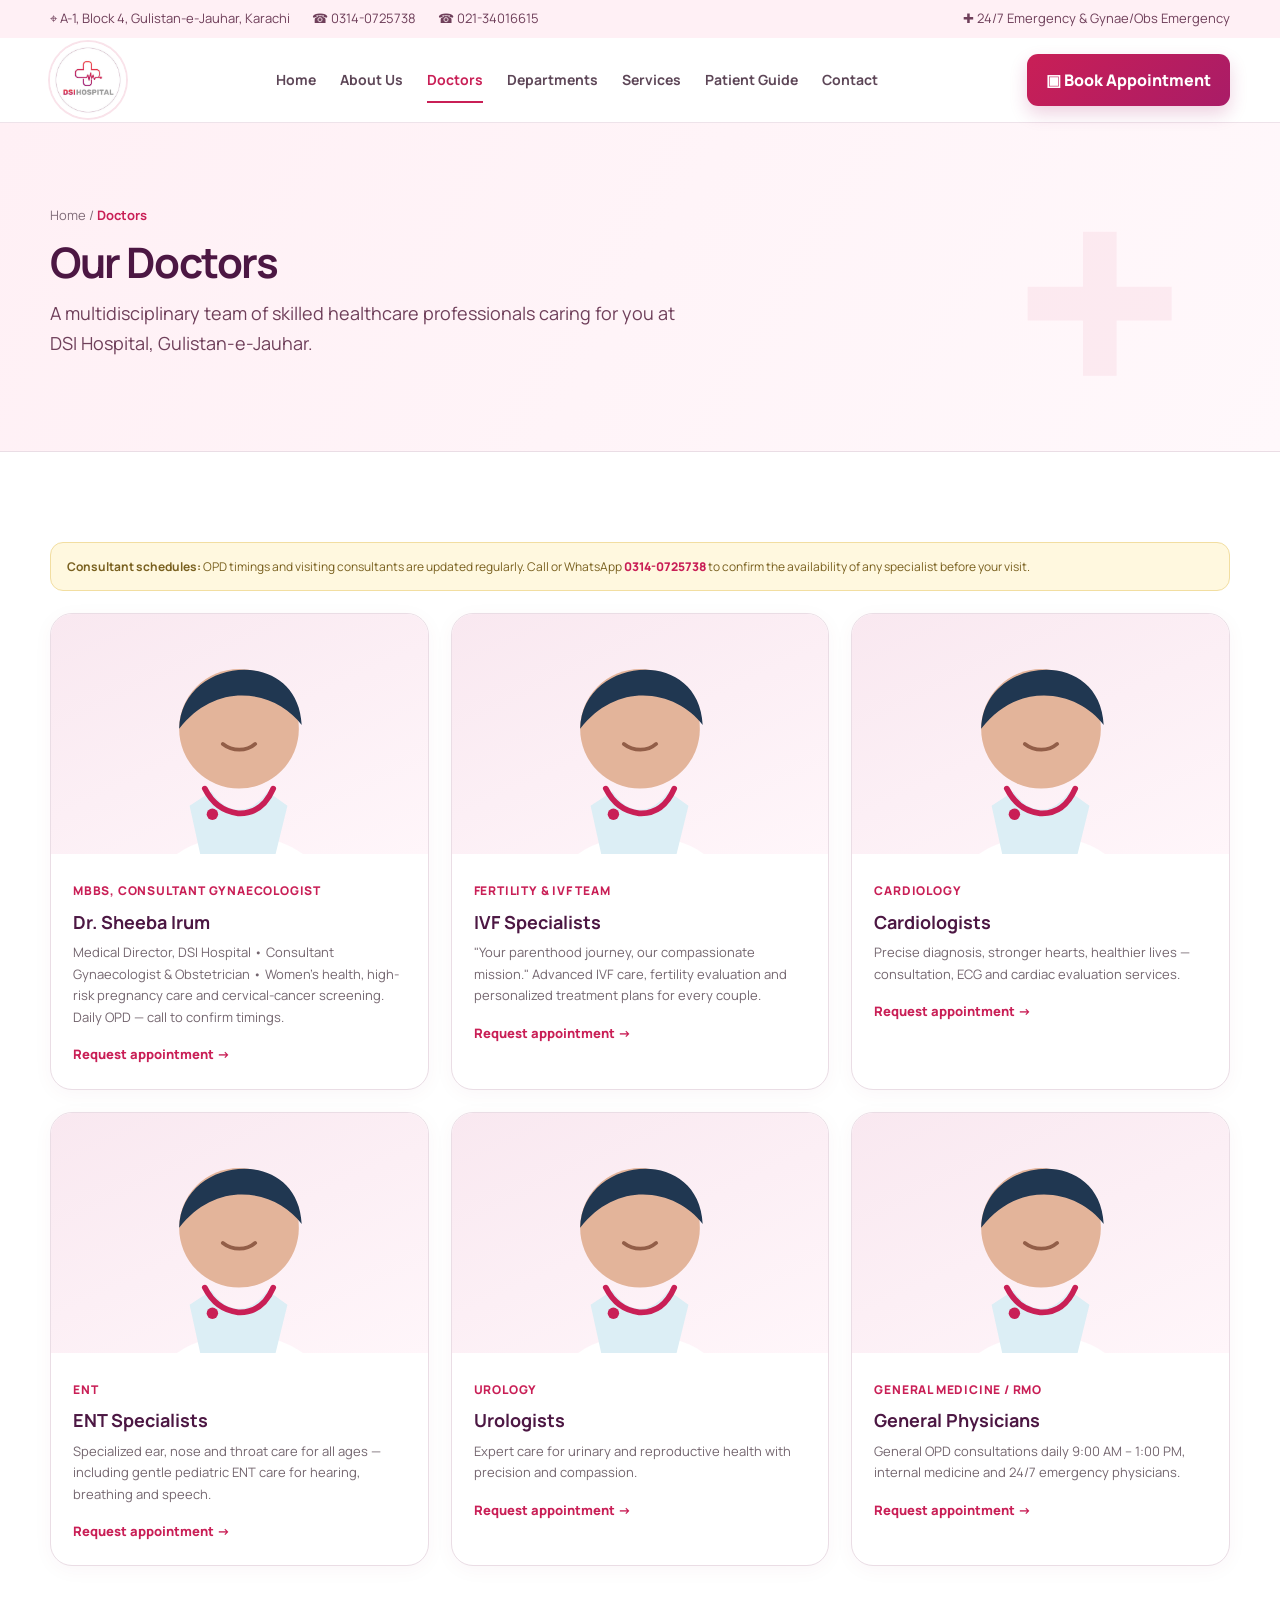
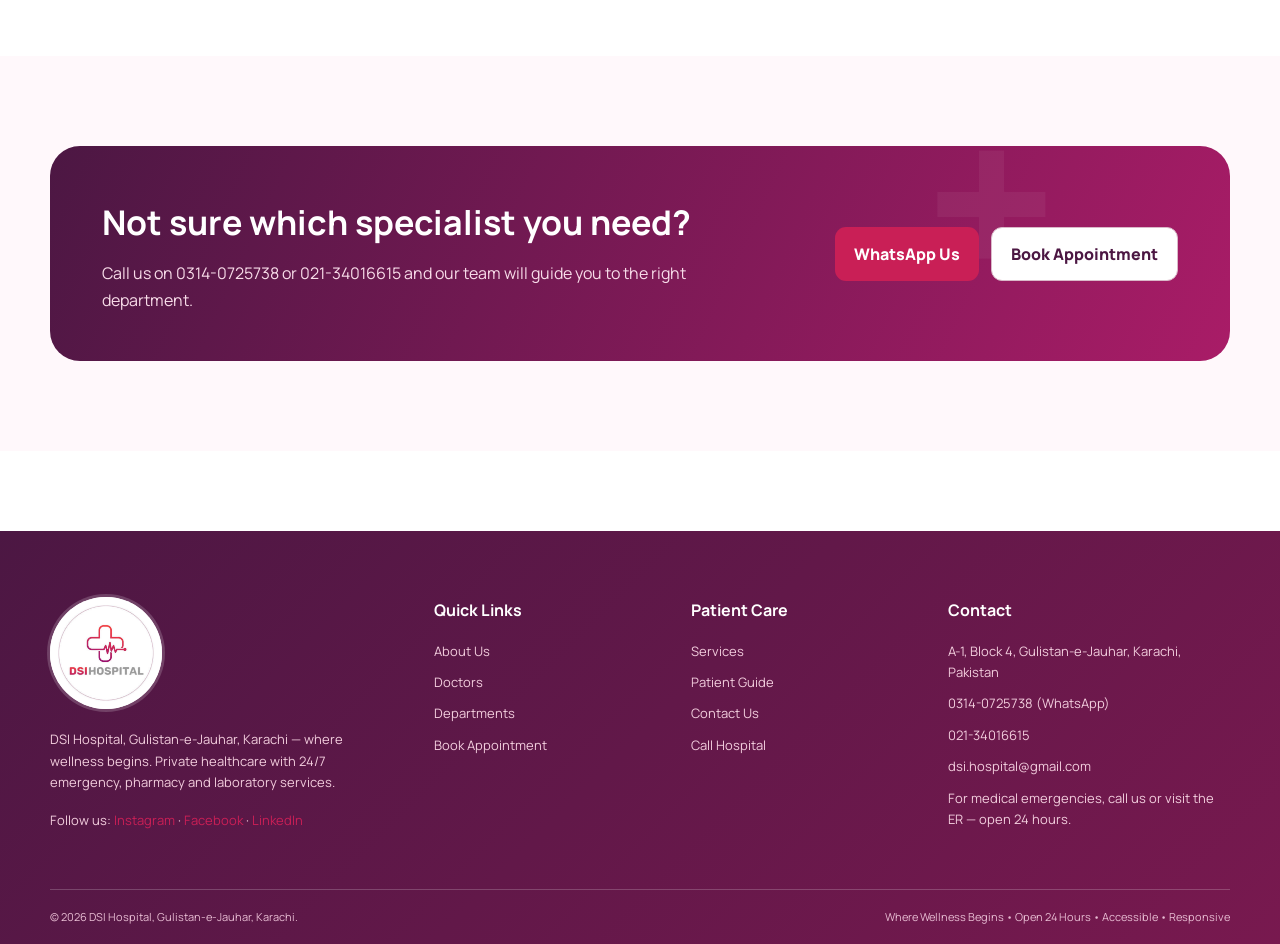
<file: doctors.html>
<!doctype html><html lang="en"><head><meta charset="utf-8"><meta name="viewport" content="width=device-width,initial-scale=1"><title>Our Doctors | DSI Hospital Karachi</title><meta name="description" content="Meet the medical team at DSI Hospital, Gulistan-e-Jauhar, Karachi — consultant gynaecologist Dr. Sheeba Irum (Medical Director), fertility specialists, general physicians and emergency care. Call 0314-0725738 for consultant schedules."><link rel="stylesheet" href="assets/css/style.css"></head><body data-page="doctors"><div id="site-header"></div><main>
<section class="page-hero"><div class="container"><div class="breadcrumbs"><a href="index.html">Home</a> / <b>Doctors</b></div><h1>Our Doctors</h1><p class="lead">A multidisciplinary team of skilled healthcare professionals caring for you at DSI Hospital, Gulistan-e-Jauhar.</p></div></section>
<section class="section"><div class="container"><div class="notice"><b>Consultant schedules:</b> OPD timings and visiting consultants are updated regularly. Call or WhatsApp <a href="tel:+923140725738" style="color:var(--blue);font-weight:800">0314-0725738</a> to confirm the availability of any specialist before your visit.</div><div class="grid-3">
<div class="card doctor-card"><div class="doctor-photo"><img src="assets/images/doctor.svg" alt="Doctor illustration"></div><div class="doctor-info"><span class="role">MBBS, Consultant Gynaecologist</span><h3>Dr. Sheeba Irum</h3><p>Medical Director, DSI Hospital • Consultant Gynaecologist & Obstetrician • Women's health, high-risk pregnancy care and cervical-cancer screening. Daily OPD — call to confirm timings.</p><a class="link" href="appointment.html">Request appointment →</a></div></div>
<div class="card doctor-card"><div class="doctor-photo"><img src="assets/images/doctor.svg" alt="Doctor illustration"></div><div class="doctor-info"><span class="role">Fertility & IVF Team</span><h3>IVF Specialists</h3><p>"Your parenthood journey, our compassionate mission." Advanced IVF care, fertility evaluation and personalized treatment plans for every couple.</p><a class="link" href="appointment.html">Request appointment →</a></div></div>
<div class="card doctor-card"><div class="doctor-photo"><img src="assets/images/doctor.svg" alt="Doctor illustration"></div><div class="doctor-info"><span class="role">Cardiology</span><h3>Cardiologists</h3><p>Precise diagnosis, stronger hearts, healthier lives — consultation, ECG and cardiac evaluation services.</p><a class="link" href="appointment.html">Request appointment →</a></div></div>
<div class="card doctor-card"><div class="doctor-photo"><img src="assets/images/doctor.svg" alt="Doctor illustration"></div><div class="doctor-info"><span class="role">ENT</span><h3>ENT Specialists</h3><p>Specialized ear, nose and throat care for all ages — including gentle pediatric ENT care for hearing, breathing and speech.</p><a class="link" href="appointment.html">Request appointment →</a></div></div>
<div class="card doctor-card"><div class="doctor-photo"><img src="assets/images/doctor.svg" alt="Doctor illustration"></div><div class="doctor-info"><span class="role">Urology</span><h3>Urologists</h3><p>Expert care for urinary and reproductive health with precision and compassion.</p><a class="link" href="appointment.html">Request appointment →</a></div></div>
<div class="card doctor-card"><div class="doctor-photo"><img src="assets/images/doctor.svg" alt="Doctor illustration"></div><div class="doctor-info"><span class="role">General Medicine / RMO</span><h3>General Physicians</h3><p>General OPD consultations daily 9:00 AM – 1:00 PM, internal medicine and 24/7 emergency physicians.</p><a class="link" href="appointment.html">Request appointment →</a></div></div>
</div></div></section>
<section class="section soft"><div class="container"><div class="cta-band"><div><h2>Not sure which specialist you need?</h2><p>Call us on 0314-0725738 or 021-34016615 and our team will guide you to the right department.</p></div><div style="display:flex;gap:12px;flex-wrap:wrap"><a class="btn btn-green" href="https://wa.me/923140725738" target="_blank" rel="noopener">WhatsApp Us</a><a class="btn btn-secondary" href="appointment.html">Book Appointment</a></div></div></div></section>
</main><div id="site-footer"></div><script src="assets/js/main.js"></script></body></html>
</file>
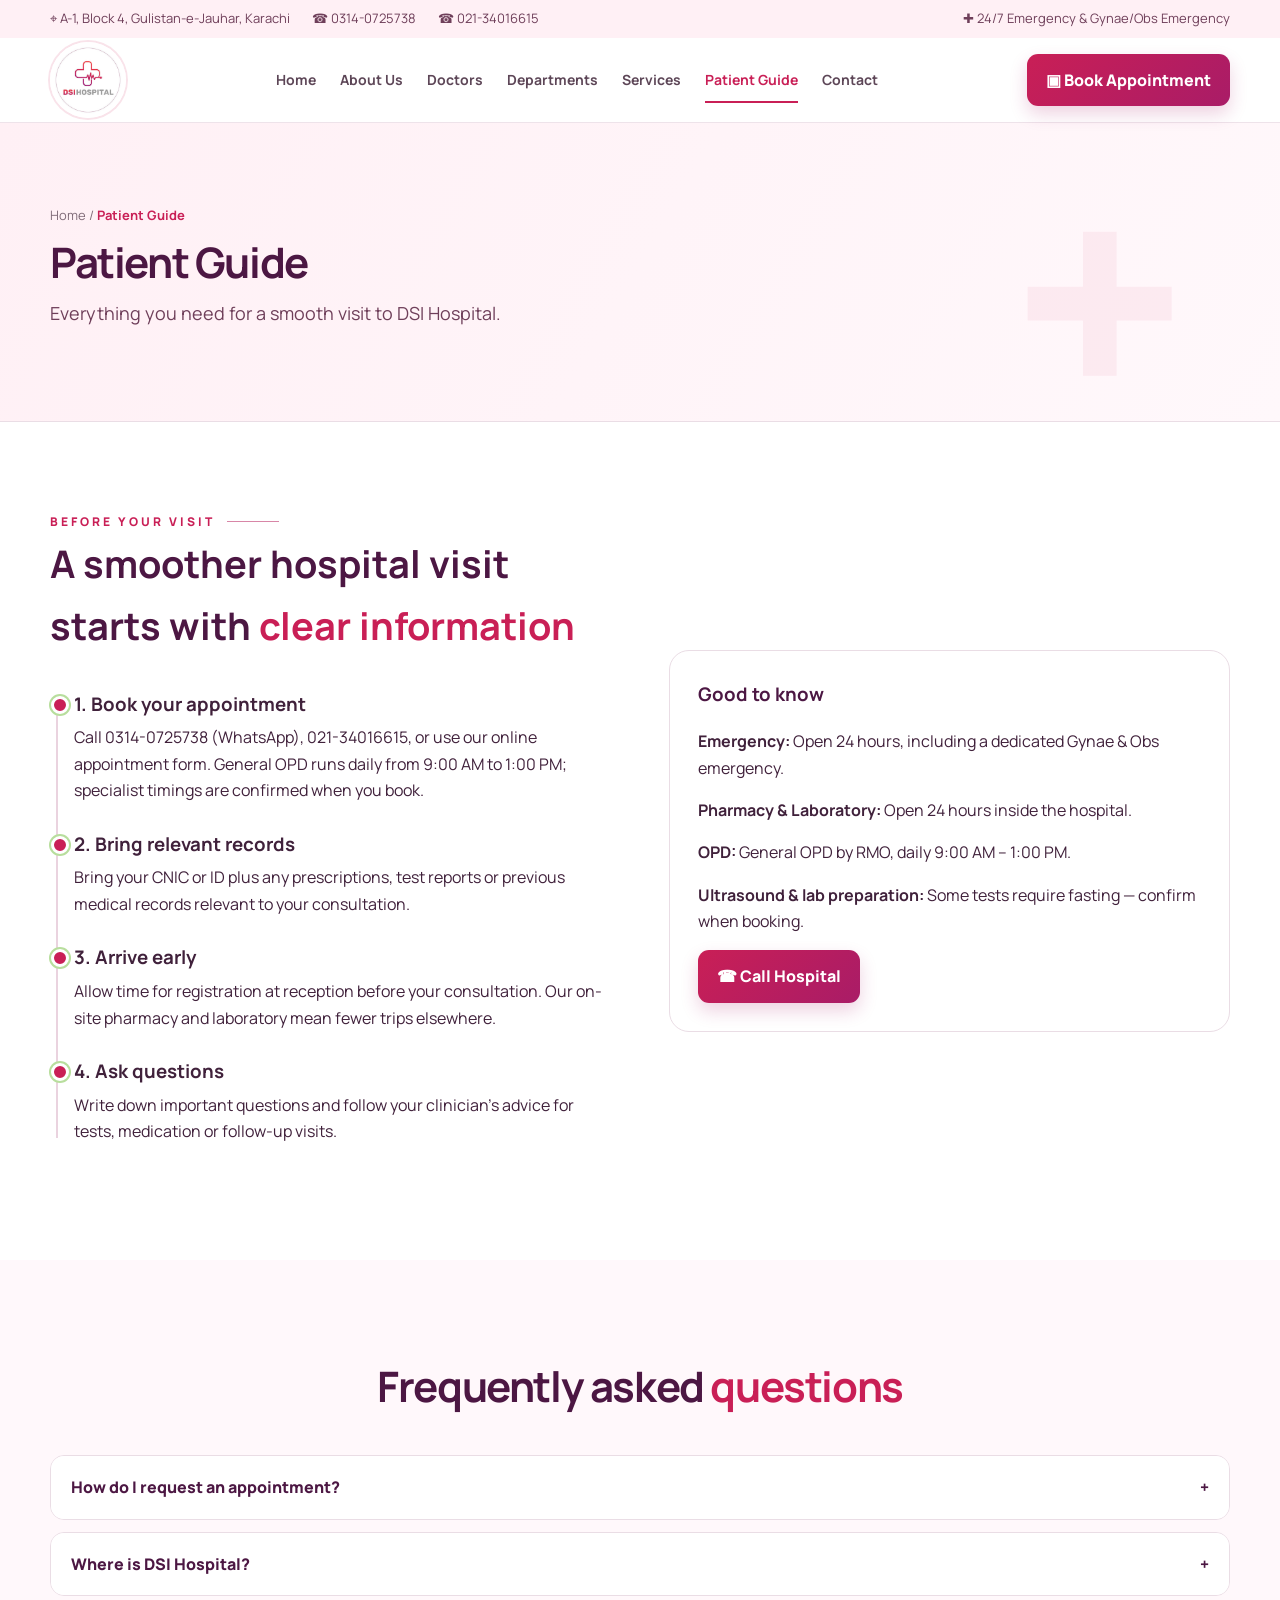
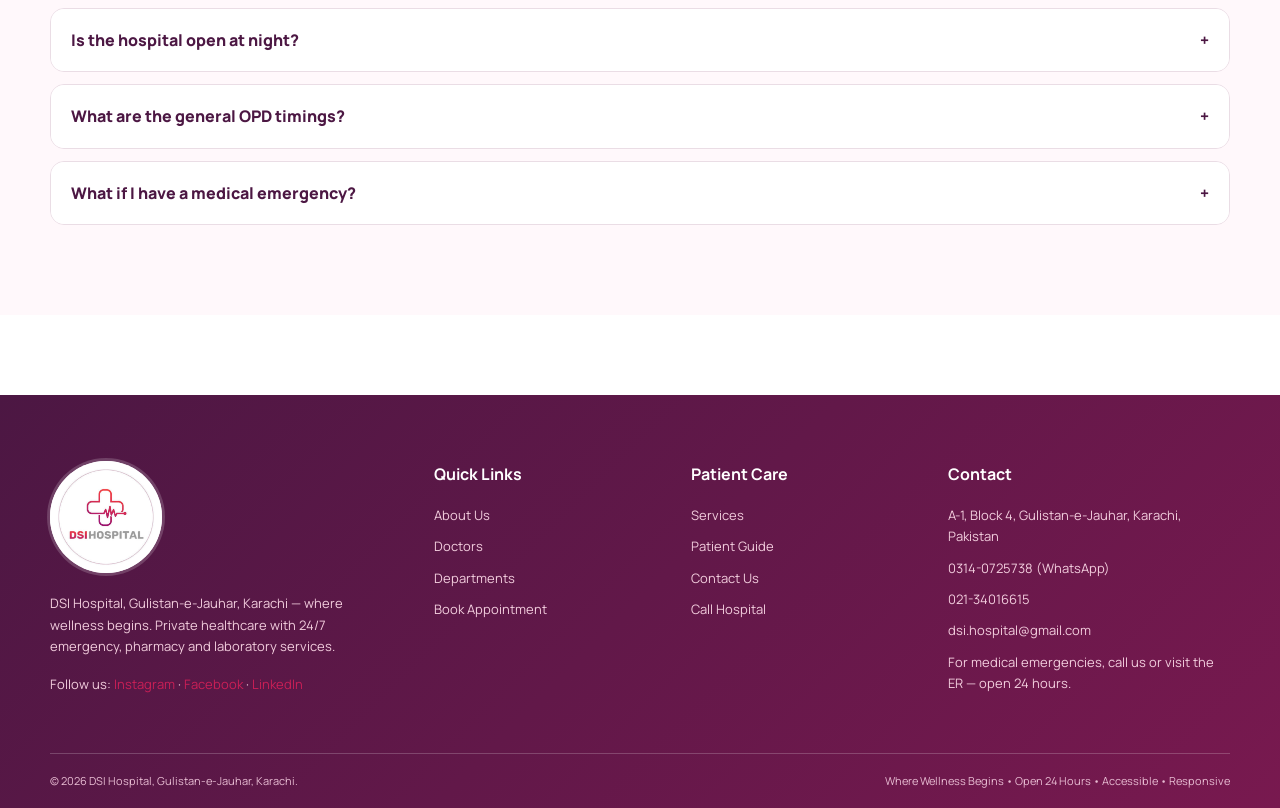
<file: patient-guide.html>
<!doctype html><html lang="en"><head><meta charset="utf-8"><meta name="viewport" content="width=device-width,initial-scale=1"><title>Patient Guide | DSI Hospital Karachi</title><meta name="description" content="Plan your visit to DSI Hospital, Gulistan-e-Jauhar, Karachi — appointments, what to bring, OPD timings, 24/7 emergency, pharmacy and laboratory information."><link rel="stylesheet" href="assets/css/style.css"></head><body data-page="guide"><div id="site-header"></div><main>
<section class="page-hero"><div class="container"><div class="breadcrumbs"><a href="index.html">Home</a> / <b>Patient Guide</b></div><h1>Patient Guide</h1><p class="lead">Everything you need for a smooth visit to DSI Hospital.</p></div></section>
<section class="section"><div class="container split"><div><div class="eyebrow">Before Your Visit</div><h2 style="font-size:38px;color:var(--navy)">A smoother hospital visit starts with <span>clear information</span></h2><div class="timeline"><div class="timeline-item"><h3>1. Book your appointment</h3><p>Call 0314-0725738 (WhatsApp), 021-34016615, or use our online appointment form. General OPD runs daily from 9:00 AM to 1:00 PM; specialist timings are confirmed when you book.</p></div><div class="timeline-item"><h3>2. Bring relevant records</h3><p>Bring your CNIC or ID plus any prescriptions, test reports or previous medical records relevant to your consultation.</p></div><div class="timeline-item"><h3>3. Arrive early</h3><p>Allow time for registration at reception before your consultation. Our on-site pharmacy and laboratory mean fewer trips elsewhere.</p></div><div class="timeline-item"><h3>4. Ask questions</h3><p>Write down important questions and follow your clinician's advice for tests, medication or follow-up visits.</p></div></div></div><div class="info-panel"><h3>Good to know</h3><p><b>Emergency:</b> Open 24 hours, including a dedicated Gynae & Obs emergency.</p><p><b>Pharmacy & Laboratory:</b> Open 24 hours inside the hospital.</p><p><b>OPD:</b> General OPD by RMO, daily 9:00 AM – 1:00 PM.</p><p><b>Ultrasound & lab preparation:</b> Some tests require fasting — confirm when booking.</p><a class="btn btn-primary" href="tel:+923140725738">☎ Call Hospital</a></div></div></section>
<section class="section soft"><div class="container"><div class="section-title"><h2>Frequently asked <span>questions</span></h2></div><div class="faq"><div class="faq-item"><button class="faq-q">How do I request an appointment?<span>+</span></button><div class="faq-a">Use the Book Appointment page, WhatsApp 0314-0725738, or call 0314-0725738 / 021-34016615. Our team will confirm your doctor and time.</div></div><div class="faq-item"><button class="faq-q">Where is DSI Hospital?<span>+</span></button><div class="faq-a">A-1, Block 4, Gulistan-e-Jauhar, School Road, Karachi, Pakistan — open in Google Maps from our Contact page.</div></div><div class="faq-item"><button class="faq-q">Is the hospital open at night?<span>+</span></button><div class="faq-a">Yes. DSI Hospital is open 24 hours — emergency services, the Gynae & Obs emergency, pharmacy and laboratory never close.</div></div><div class="faq-item"><button class="faq-q">What are the general OPD timings?<span>+</span></button><div class="faq-a">General OPD by our RMO team runs daily from 9:00 AM to 1:00 PM. Specialist consultation timings vary — confirm current schedules on 0314-0725738.</div></div><div class="faq-item"><button class="faq-q">What if I have a medical emergency?<span>+</span></button><div class="faq-a">Come straight to our 24-hour emergency department or call 0314-0725738. Do not use the website form for emergencies.</div></div></div></div></section>
</main><div id="site-footer"></div><script src="assets/js/main.js"></script></body></html>
</file>
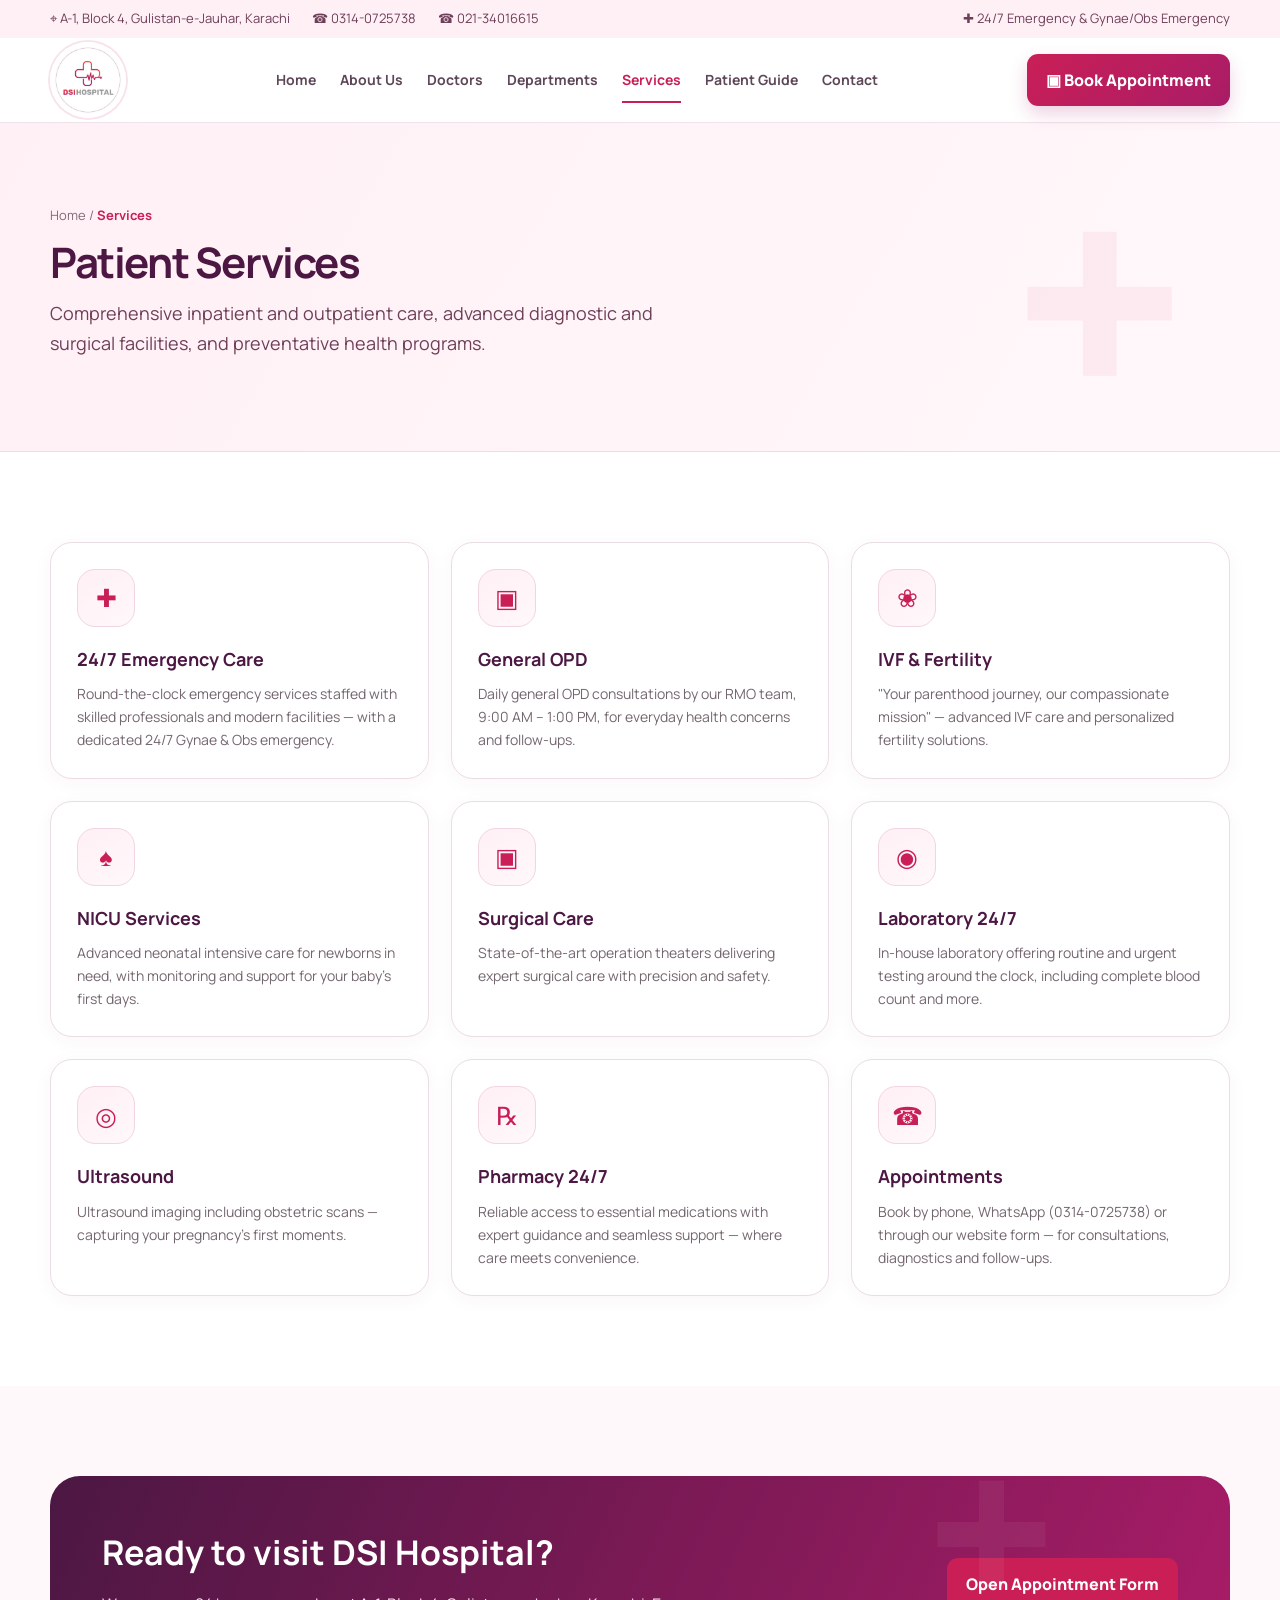
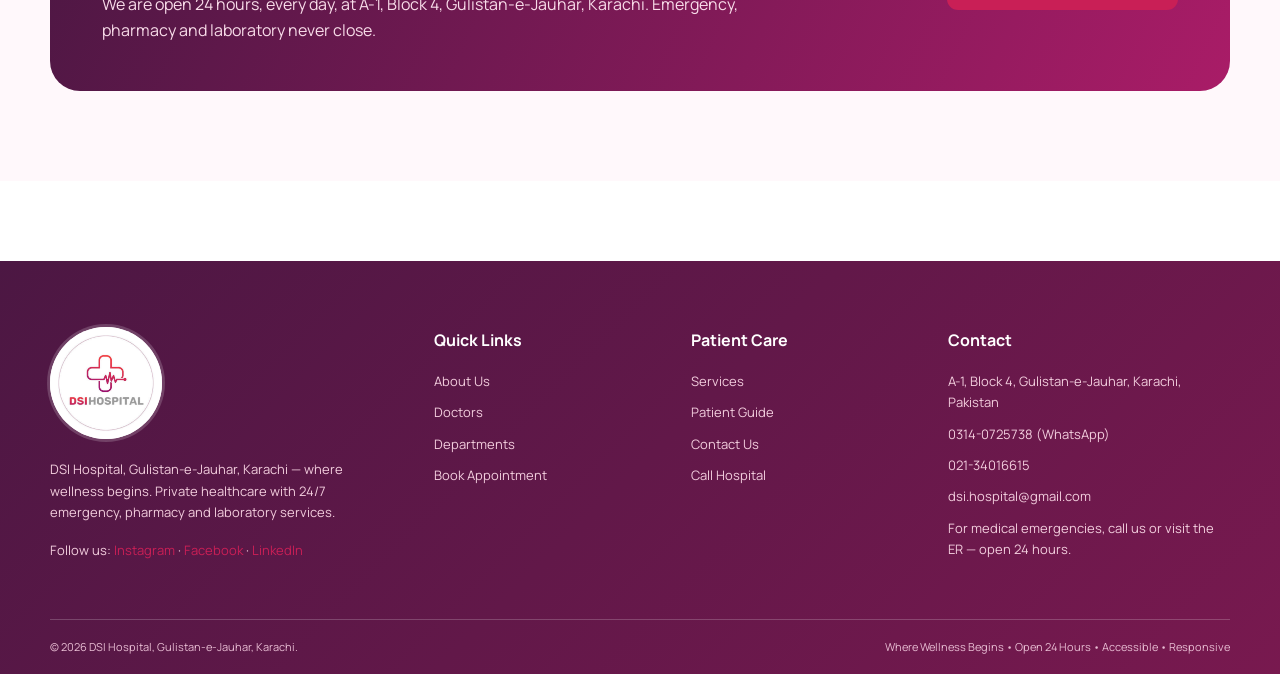
<file: services.html>
<!doctype html><html lang="en"><head><meta charset="utf-8"><meta name="viewport" content="width=device-width,initial-scale=1"><title>Patient Services | DSI Hospital Karachi</title><meta name="description" content="Patient services at DSI Hospital Karachi: 24/7 emergency, general OPD, IVF & fertility, NICU, operation theaters, 24-hour pharmacy and laboratory, ultrasound and aesthetic care."><link rel="stylesheet" href="assets/css/style.css"></head><body data-page="services"><div id="site-header"></div><main>
<section class="page-hero"><div class="container"><div class="breadcrumbs"><a href="index.html">Home</a> / <b>Services</b></div><h1>Patient Services</h1><p class="lead">Comprehensive inpatient and outpatient care, advanced diagnostic and surgical facilities, and preventative health programs.</p></div></section>
<section class="section"><div class="container"><div class="grid-3">
<div class="card"><div class="service-icon">✚</div><h3>24/7 Emergency Care</h3><p>Round-the-clock emergency services staffed with skilled professionals and modern facilities — with a dedicated 24/7 Gynae & Obs emergency.</p></div>
<div class="card"><div class="service-icon">▣</div><h3>General OPD</h3><p>Daily general OPD consultations by our RMO team, 9:00 AM – 1:00 PM, for everyday health concerns and follow-ups.</p></div>
<div class="card"><div class="service-icon">❀</div><h3>IVF & Fertility</h3><p>"Your parenthood journey, our compassionate mission" — advanced IVF care and personalized fertility solutions.</p></div>
<div class="card"><div class="service-icon">♠</div><h3>NICU Services</h3><p>Advanced neonatal intensive care for newborns in need, with monitoring and support for your baby's first days.</p></div>
<div class="card"><div class="service-icon">▣</div><h3>Surgical Care</h3><p>State-of-the-art operation theaters delivering expert surgical care with precision and safety.</p></div>
<div class="card"><div class="service-icon">◉</div><h3>Laboratory 24/7</h3><p>In-house laboratory offering routine and urgent testing around the clock, including complete blood count and more.</p></div>
<div class="card"><div class="service-icon">◎</div><h3>Ultrasound</h3><p>Ultrasound imaging including obstetric scans — capturing your pregnancy's first moments.</p></div>
<div class="card"><div class="service-icon">℞</div><h3>Pharmacy 24/7</h3><p>Reliable access to essential medications with expert guidance and seamless support — where care meets convenience.</p></div>
<div class="card"><div class="service-icon">☎</div><h3>Appointments</h3><p>Book by phone, WhatsApp (0314-0725738) or through our website form — for consultations, diagnostics and follow-ups.</p></div>
</div></div></section>
<section class="section soft"><div class="container"><div class="cta-band"><div><h2>Ready to visit DSI Hospital?</h2><p>We are open 24 hours, every day, at A-1, Block 4, Gulistan-e-Jauhar, Karachi. Emergency, pharmacy and laboratory never close.</p></div><a class="btn btn-green" href="appointment.html">Open Appointment Form</a></div></div></section>
</main><div id="site-footer"></div><script src="assets/js/main.js"></script></body></html>
</file>
<file: assets/css/style.css>
@import url('https://fonts.googleapis.com/css2?family=Manrope:wght@400;500;600;700;800&family=Playfair+Display:wght@700&display=swap');

:root{
  --navy:#4c1743;
  --blue:#c91f56;
  --blue-2:#a91c67;
  --cyan:#fff0f5;
  --green:#c91f56;
  --green-2:#a91c67;
  --ink:#40213b;
  --muted:#74666f;
  --line:#eadde5;
  --bg:#fff8fb;
  --white:#fff;
  --shadow:0 18px 50px rgba(119,23,76,.14);
  --shadow-sm:0 8px 24px rgba(119,23,76,.1);
  --radius:22px;
  --radius-sm:14px;
}
*{box-sizing:border-box}
html{scroll-behavior:smooth}
body{margin:0;font-family:Manrope,Arial,sans-serif;color:var(--ink);background:#fff;line-height:1.65}
a{color:inherit;text-decoration:none}
img{max-width:100%;display:block}
button,input,select,textarea{font:inherit}
.container{width:min(1180px,calc(100% - 40px));margin:auto}
.topbar{background:#fff0f5;color:#6f3f5a;font-size:13px}
.topbar .container{min-height:38px;display:flex;align-items:center;justify-content:space-between;gap:20px}
.topbar .top-items{display:flex;align-items:center;gap:22px;flex-wrap:wrap}
.top-pill{display:flex;align-items:center;gap:7px}
.site-header{position:sticky;top:0;z-index:50;background:rgba(255,255,255,.96);backdrop-filter:blur(14px);border-bottom:1px solid rgba(234,221,229,.8)}
.navbar{height:84px;display:flex;align-items:center;justify-content:space-between;gap:24px}
.brand{display:flex;align-items:center;gap:11px;min-width:max-content}
.brand-logo{width:76px;height:76px;flex:0 0 76px;object-fit:contain;object-position:center;border-radius:50%;background:#fff;box-shadow:0 0 0 2px rgba(201,31,86,.12)}
.brand-mark{width:52px;height:52px;position:relative;display:grid;place-items:center}
.brand-mark:before,.brand-mark:after{content:"";position:absolute;background:linear-gradient(135deg,#ef3340,#a91c67);border-radius:12px}
.brand-mark:before{width:19px;height:49px}.brand-mark:after{height:19px;width:49px}
.brand-mark i{position:absolute;width:17px;height:17px;background:#c91f56;border-radius:5px;z-index:2;box-shadow:18px 18px 0 #c91f56,-18px -18px 0 #a91c67}
.brand-text strong{display:block;font-size:26px;line-height:1;letter-spacing:.5px;color:var(--navy)}
.brand-text small{display:block;font-size:9px;letter-spacing:3.7px;font-weight:800;color:#806b78;margin-top:5px}
.nav-links{display:flex;align-items:center;gap:24px;font-size:14px;font-weight:700}
.nav-links a{position:relative;padding:31px 0;color:#5d4657}
.nav-links a:after{content:"";position:absolute;left:0;right:100%;bottom:20px;height:2px;background:var(--green);transition:.25s}
.nav-links a:hover,.nav-links a.active{color:var(--blue)}
.nav-links a:hover:after,.nav-links a.active:after{right:0}
.header-cta,.btn{display:inline-flex;align-items:center;justify-content:center;gap:9px;border:0;border-radius:11px;padding:13px 19px;font-weight:800;cursor:pointer;transition:.25s}
.header-cta,.btn-primary{background:linear-gradient(135deg,#c91f56,#a91c67);color:#fff;box-shadow:0 8px 18px rgba(169,28,103,.2)}
.header-cta:hover,.btn-primary:hover{background:#a91c67;transform:translateY(-1px)}
.btn-secondary{background:#fff;color:var(--navy);border:1px solid #d9b8c8}
.btn-secondary:hover{border-color:var(--blue);color:var(--blue)}
.btn-green{background:#c91f56;color:#fff}
.btn-green:hover{background:#a91c67}
.mobile-toggle{display:none;background:none;border:0;font-size:26px;color:var(--navy);cursor:pointer}

.hero{position:relative;overflow:hidden;background:linear-gradient(112deg,#fff0f5 0%,#fff 47%,#f7eaf3 100%)}
.hero:before{content:"";position:absolute;width:480px;height:480px;border-radius:50%;background:rgba(201,31,86,.08);left:-190px;top:-120px}
.hero-grid{min-height:590px;display:grid;grid-template-columns:1.03fr .97fr;align-items:center;gap:30px}
.eyebrow{font-size:12px;letter-spacing:3px;font-weight:800;color:var(--blue);text-transform:uppercase;display:flex;align-items:center;gap:12px}
.eyebrow:after{content:"";height:1px;width:52px;background:#d886a7}
h1,h2,h3,p{margin-top:0}
h1{font-size:58px;line-height:1.08;margin:18px 0 22px;color:#4c1743;letter-spacing:-2.2px}
h1 span,h2 span{color:var(--blue)}
.lead{font-size:18px;color:#6f3f5a;max-width:650px}
.hero-actions{display:flex;gap:14px;flex-wrap:wrap;margin:30px 0}
.hero-facts{display:flex;gap:28px;flex-wrap:wrap;margin-top:34px;padding-top:26px;border-top:1px solid #ead3df}
.hero-fact{display:flex;align-items:center;gap:10px;font-size:13px;font-weight:700;color:#6f3f5a}
.fact-icon,.mini-icon{width:42px;height:42px;border-radius:13px;display:grid;place-items:center;background:#fff;color:var(--blue);box-shadow:var(--shadow-sm);font-size:20px}
.hero-visual{position:relative;align-self:stretch;display:flex;align-items:flex-end;justify-content:center}
.hero-visual img{width:100%;max-height:560px;object-fit:contain;object-position:bottom}
.hero-card{position:absolute;left:15px;bottom:48px;background:#fff;padding:14px 18px;border-radius:16px;box-shadow:var(--shadow);display:flex;align-items:center;gap:12px}
.hero-card strong{display:block;font-size:22px;color:var(--navy)}
.hero-card small{color:var(--muted)}

.quick-strip{position:relative;z-index:3;margin-top:-18px}
.quick-grid{display:grid;grid-template-columns:repeat(4,1fr);background:#fff;border-radius:18px;box-shadow:var(--shadow);overflow:hidden}
.quick-card{padding:25px 24px;display:flex;align-items:center;gap:15px;border-right:1px solid var(--line)}
.quick-card:last-child{border-right:0}.quick-card strong{display:block;font-size:15px}.quick-card span{font-size:12px;color:var(--muted)}

.section{padding:90px 0}.section.soft{background:var(--bg)}
.section-title{text-align:center;max-width:760px;margin:0 auto 45px}
.section-title h2,.split-copy h2,.page-hero h1{font-size:42px;line-height:1.16;margin:12px 0 16px;color:var(--navy);letter-spacing:-1.4px}
.section-title p,.split-copy p{color:var(--muted)}
.grid-4{display:grid;grid-template-columns:repeat(4,1fr);gap:18px}
.grid-3{display:grid;grid-template-columns:repeat(3,1fr);gap:22px}
.card{background:#fff;border:1px solid var(--line);border-radius:var(--radius);padding:26px;box-shadow:0 4px 20px rgba(119,23,76,.04);transition:.25s}
.card:hover{transform:translateY(-4px);box-shadow:var(--shadow-sm);border-color:#ecd4e0}
.service-icon{width:58px;height:58px;border-radius:18px;background:linear-gradient(145deg,#fff0f5,#fff8fb);display:grid;place-items:center;font-size:25px;color:var(--blue);margin-bottom:18px;border:1px solid #f0d5e2}
.card h3{font-size:18px;margin-bottom:8px;color:var(--navy)}
.card p{color:var(--muted);font-size:14px;margin-bottom:0}.card .link{margin-top:16px;display:inline-flex;color:var(--blue);font-weight:800;font-size:13px}

.split{display:grid;grid-template-columns:1fr 1fr;gap:58px;align-items:center}
.media-card{position:relative;border-radius:28px;overflow:hidden;background:linear-gradient(145deg,#f9e8f0,#fff8fb);box-shadow:var(--shadow)}
.media-card img{width:100%;min-height:470px;object-fit:cover}
.overlay-stat{position:absolute;left:25px;bottom:25px;background:#fff;padding:14px 18px;border-radius:15px;box-shadow:var(--shadow-sm)}
.overlay-stat strong{display:block;color:var(--navy);font-size:18px}.overlay-stat span{font-size:12px;color:var(--muted)}
.check-grid{display:grid;grid-template-columns:1fr 1fr;gap:18px;margin:25px 0 32px}
.check-item{display:flex;gap:11px}.check-item b{color:var(--navy);font-size:14px}.check-item p{font-size:12px;margin:3px 0 0}.check-dot{width:31px;height:31px;border-radius:10px;background:#e8f7ef;color:#2f9b52;display:grid;place-items:center;flex:0 0 auto;font-weight:900}

.stats{background:linear-gradient(120deg,#4c1743,#8f1d61);color:#fff}
.stats-grid{display:grid;grid-template-columns:repeat(4,1fr)}
.stat{padding:40px 28px;text-align:center;border-right:1px solid rgba(255,255,255,.15)}.stat:last-child{border-right:0}.stat strong{display:block;font-size:34px}.stat span{font-size:13px;color:#f8dce9}

.doctor-card{padding:0;overflow:hidden}.doctor-photo{height:240px;background:linear-gradient(155deg,#f9e8f0,#fff6fa);display:grid;place-items:end center;overflow:hidden}.doctor-photo img{height:95%;object-fit:contain}.doctor-info{padding:22px}.doctor-info .role{font-size:12px;color:var(--blue);font-weight:800;text-transform:uppercase;letter-spacing:.8px}.doctor-info h3{margin:5px 0}.doctor-info p{font-size:13px}

/* Real imagery from DSI Hospital's official social pages */
.card-media{margin:-26px -26px 18px;height:200px;overflow:hidden;background:linear-gradient(145deg,#f9e8f0,#fff8fb);border-bottom:1px solid var(--line)}
.card-media img{width:100%;height:100%;object-fit:cover}
.card-media.tall{height:230px}
.photo-caption{display:flex;align-items:center;gap:8px;font-size:11px;color:var(--muted);margin-top:12px}
.gallery-grid{display:grid;grid-template-columns:repeat(4,1fr);gap:16px}
.gallery-item{position:relative;border-radius:var(--radius-sm);overflow:hidden;box-shadow:var(--shadow-sm);border:1px solid var(--line)}
.gallery-item img{width:100%;aspect-ratio:1/1;object-fit:cover;transition:.3s}
.gallery-item:hover img{transform:scale(1.05)}
.gallery-item span{position:absolute;left:10px;bottom:10px;background:rgba(255,255,255,.93);color:var(--navy);font-size:11px;font-weight:800;padding:5px 10px;border-radius:8px}
.gallery-note{text-align:center;font-size:12px;color:var(--muted);margin-top:16px}

.cta-band{background:linear-gradient(115deg,#4c1743,#a91c67);color:#fff;border-radius:30px;padding:48px 52px;display:flex;align-items:center;justify-content:space-between;gap:30px;overflow:hidden;position:relative}.cta-band:after{content:"+";font-size:240px;line-height:1;position:absolute;right:170px;top:-67px;color:rgba(255,255,255,.055);font-weight:800}.cta-band h2{margin:0 0 10px;font-size:34px}.cta-band p{margin:0;color:#f8dce9;max-width:650px}

.page-hero{padding:82px 0 74px;background:linear-gradient(120deg,#fff0f5,#fff8fb);border-bottom:1px solid #eadde5;position:relative;overflow:hidden}.page-hero:after{content:"+";position:absolute;right:7%;top:-90px;font-size:320px;color:rgba(201,31,86,.06);font-weight:800}.page-hero h1{margin-bottom:12px}.breadcrumbs{font-size:13px;color:#806b78}.breadcrumbs b{color:var(--blue)}

.info-panel{background:#fff;border:1px solid var(--line);border-radius:20px;padding:28px}.info-panel h3{color:var(--navy)}
.timeline{position:relative;padding-left:24px}.timeline:before{content:"";position:absolute;left:6px;top:7px;bottom:7px;width:2px;background:#ead3df}.timeline-item{position:relative;margin-bottom:25px}.timeline-item:before{content:"";position:absolute;left:-23px;top:7px;width:12px;height:12px;border:3px solid #fff;background:var(--green);border-radius:50%;box-shadow:0 0 0 2px #b8de9d}.timeline-item h3{margin-bottom:5px}

.table-wrap{overflow:auto;border:1px solid var(--line);border-radius:18px;background:#fff}table{width:100%;border-collapse:collapse;min-width:700px}th,td{padding:16px 18px;border-bottom:1px solid var(--line);text-align:left;font-size:14px}th{background:#fff0f5;color:var(--navy);font-size:12px;text-transform:uppercase;letter-spacing:.8px}tr:last-child td{border-bottom:0}

.form-card{background:#fff;border:1px solid var(--line);border-radius:24px;padding:30px;box-shadow:var(--shadow-sm)}.form-grid{display:grid;grid-template-columns:1fr 1fr;gap:18px}.field.full{grid-column:1/-1}.field label{display:block;font-size:12px;font-weight:800;color:#6f3f5a;margin:0 0 7px}.field input,.field select,.field textarea{width:100%;border:1px solid #eadde5;background:#fbfdff;border-radius:11px;padding:13px 14px;outline:none;color:var(--ink);transition:.2s}.field input:focus,.field select:focus,.field textarea:focus{border-color:#d886a7;box-shadow:0 0 0 3px rgba(201,31,86,.08)}.field textarea{min-height:120px;resize:vertical}.form-note{font-size:12px;color:var(--muted);margin-top:13px}.alert{display:none;margin-top:17px;border-radius:12px;padding:12px 14px;font-size:13px;font-weight:700}.alert.success{display:block;background:#e9f8ee;color:#236f3a}.alert.error{display:block;background:#fff0ef;color:#a3322d}
.contact-list{display:grid;gap:16px}.contact-item{display:flex;gap:13px;align-items:flex-start}.contact-item .mini-icon{box-shadow:none;background:#fff0f5;flex:0 0 auto}.contact-item strong{display:block;font-size:14px;color:var(--navy)}.contact-item span,.contact-item a{font-size:13px;color:var(--muted)}
.map-box{height:360px;border-radius:24px;overflow:hidden;border:1px solid var(--line);background:linear-gradient(145deg,#f8eaf1,#f8fbfc);position:relative;display:grid;place-items:center}.map-grid{position:absolute;inset:0;background-image:linear-gradient(#e8cfdc 1px,transparent 1px),linear-gradient(90deg,#e8cfdc 1px,transparent 1px);background-size:42px 42px;opacity:.6;transform:rotate(-5deg) scale(1.2)}.map-pin{z-index:2;text-align:center;background:#fff;padding:18px 22px;border-radius:17px;box-shadow:var(--shadow)}.map-pin b{display:block;color:var(--navy)}.map-pin span{font-size:12px;color:var(--muted)}

.faq{display:grid;gap:12px}.faq-item{border:1px solid var(--line);border-radius:14px;background:#fff;overflow:hidden}.faq-q{width:100%;border:0;background:#fff;padding:18px 20px;text-align:left;display:flex;justify-content:space-between;align-items:center;color:var(--navy);font-weight:800;cursor:pointer}.faq-a{display:none;padding:0 20px 18px;color:var(--muted);font-size:14px}.faq-item.open .faq-a{display:block}.faq-item.open .faq-q span{transform:rotate(45deg)}

.footer{background:linear-gradient(135deg,#4c1743 0%,#78194f 100%);color:#f8dce9;margin-top:80px}.footer-main{padding:66px 0 45px;display:grid;grid-template-columns:1.2fr .75fr .75fr 1fr;gap:45px}.footer .brand{align-items:flex-start}.footer .brand-logo{width:112px;height:112px;flex-basis:112px;box-shadow:0 0 0 3px rgba(255,255,255,.18)}.footer .brand-text strong{color:#fff}.footer .brand-text small{color:#f2cddd}.footer p{color:#f2cddd;font-size:13px}.footer h4{color:#fff;margin:0 0 17px}.footer-links{display:grid;gap:10px;font-size:13px;color:#f2cddd}.footer-links a:hover{color:#fff}.footer-bottom{border-top:1px solid rgba(255,255,255,.2);padding:18px 0;display:flex;justify-content:space-between;gap:20px;font-size:11px;color:#e8bdd3}.footer-note{font-size:11px;color:#e8bdd3;margin-top:16px}

.badge{display:inline-flex;padding:6px 10px;border-radius:999px;font-size:11px;font-weight:800;background:#fff0f5;color:var(--blue)}
.notice{background:#fff8df;border:1px solid #f2dea1;color:#79601f;padding:14px 16px;border-radius:13px;font-size:12px;margin-bottom:22px}
.list-clean{padding:0;margin:0;list-style:none;display:grid;gap:11px}.list-clean li{display:flex;gap:10px;color:var(--muted);font-size:14px}.list-clean li:before{content:"✓";color:#319057;font-weight:900}

@media (max-width:1000px){
  .topbar{display:none}.navbar{height:76px}.nav-links{position:fixed;top:76px;left:0;right:0;background:#fff;display:none;flex-direction:column;align-items:stretch;gap:0;padding:10px 25px 24px;box-shadow:0 18px 30px rgba(119,23,76,.12)}.nav-links.open{display:flex}.nav-links a{padding:14px 0;border-bottom:1px solid var(--line)}.nav-links a:after{display:none}.header-cta{display:none}.mobile-toggle{display:block}.hero-grid{grid-template-columns:1fr;min-height:auto;padding-top:70px}.hero-visual{min-height:380px}.hero-visual img{max-height:420px}.quick-grid,.grid-4,.gallery-grid{grid-template-columns:repeat(2,1fr)}.quick-card:nth-child(2){border-right:0}.quick-card:nth-child(-n+2){border-bottom:1px solid var(--line)}.split{grid-template-columns:1fr}.grid-3{grid-template-columns:repeat(2,1fr)}.footer-main{grid-template-columns:1fr 1fr}.cta-band{padding:38px;align-items:flex-start;flex-direction:column}.stats-grid{grid-template-columns:repeat(2,1fr)}.stat:nth-child(2){border-right:0}.stat:nth-child(-n+2){border-bottom:1px solid rgba(255,255,255,.15)}}
@media (max-width:640px){
  .container{width:min(100% - 28px,1180px)}.brand-logo{width:68px;height:68px;flex-basis:68px}.footer .brand-logo{width:96px;height:96px;flex-basis:96px}.brand-text strong{font-size:22px}.brand-text small{font-size:7px;letter-spacing:2.5px}.brand-mark{width:45px;height:45px;transform:scale(.85)}h1{font-size:41px;letter-spacing:-1.5px}.lead{font-size:16px}.hero-grid{padding-top:55px}.hero-facts{gap:16px}.hero-visual{min-height:310px}.hero-card{left:0;bottom:22px}.quick-grid,.grid-4,.grid-3,.check-grid,.form-grid,.stats-grid,.footer-main{grid-template-columns:1fr}.quick-card{border-right:0;border-bottom:1px solid var(--line)!important}.quick-card:last-child{border-bottom:0!important}.section{padding:65px 0}.section-title h2,.split-copy h2,.page-hero h1{font-size:34px}.media-card img{min-height:340px}.stat{border-right:0;border-bottom:1px solid rgba(255,255,255,.15)}.stat:last-child{border-bottom:0}.cta-band{border-radius:22px;padding:30px 24px}.cta-band h2{font-size:28px}.footer-main{gap:30px}.footer-bottom{flex-direction:column}.field.full{grid-column:auto}.page-hero{padding:60px 0 52px}}
</file>
